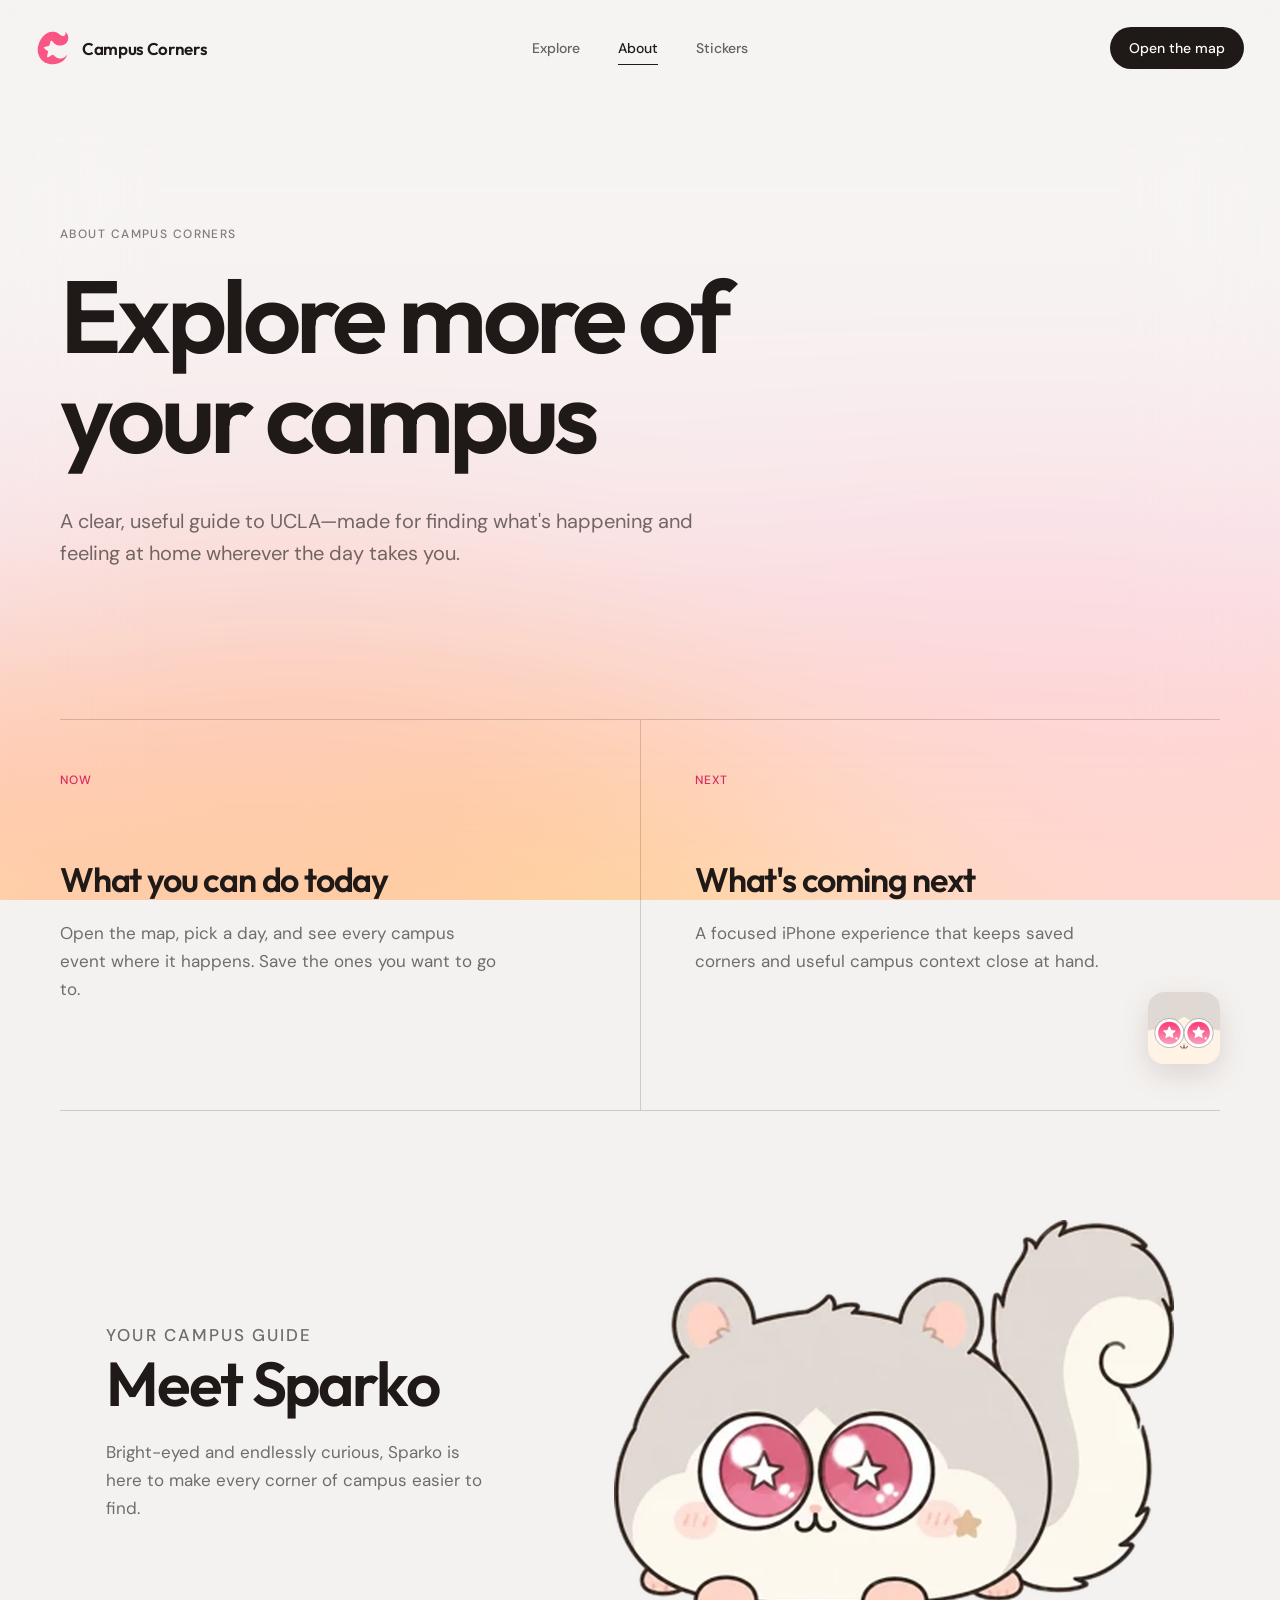
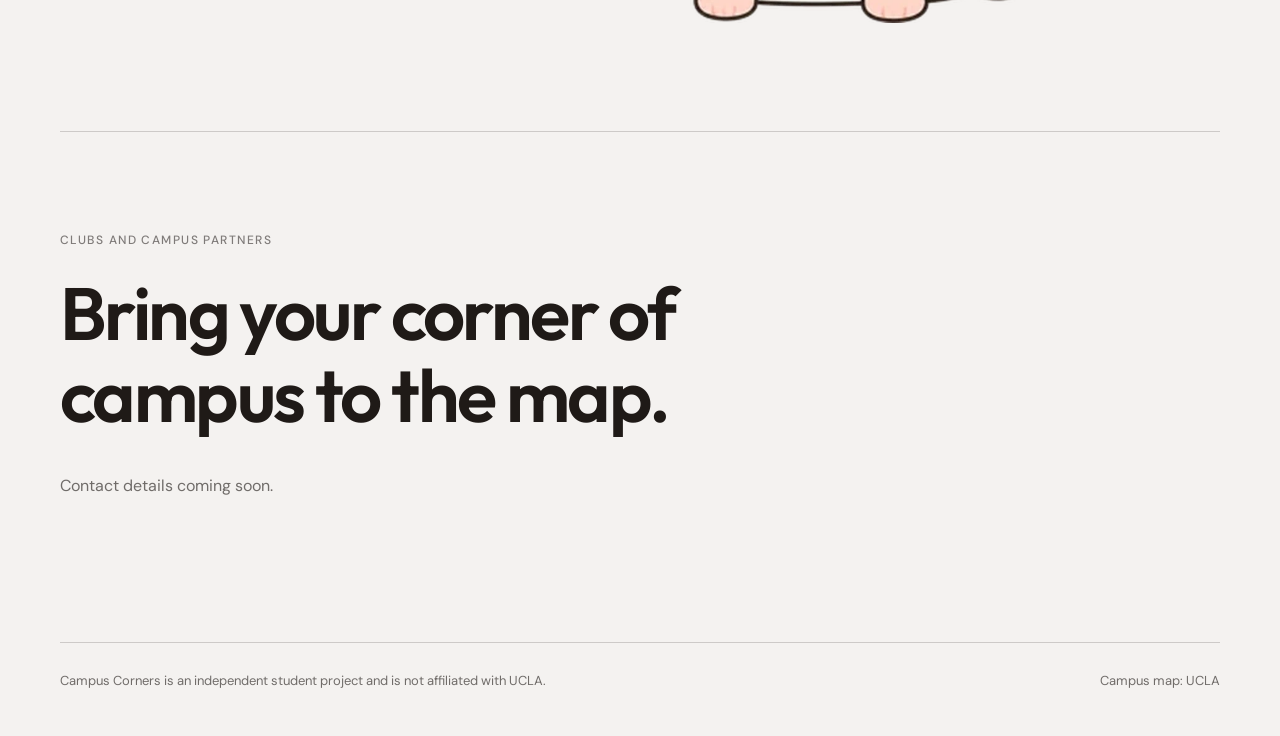
<file: about.html>
<!doctype html>
<html lang="en">
<head>
<meta charset="utf-8">
<meta name="viewport" content="width=device-width, initial-scale=1">
<title>About · Campus Corners</title>
<meta name="description" content="Campus Corners is a guide to UCLA, with Sparko the squirrel showing you around.">
<meta property="og:title" content="About · Campus Corners">
<meta property="og:description" content="Campus Corners is a guide to UCLA, with Sparko the squirrel showing you around.">
<link rel="icon" href="/favicon.ico?v=3" sizes="48x48">
<link rel="icon" href="/img/cc-icon-48.png" type="image/png" sizes="48x48">
<link rel="icon" href="/img/cc-icon-96.png" type="image/png" sizes="96x96">
<link rel="icon" href="/img/cc-icon-192.png" type="image/png" sizes="192x192">
<link rel="icon" href="/img/logo.svg?v=3" type="image/svg+xml">
<link rel="apple-touch-icon" href="/img/apple-touch-icon.png?v=3">
<link rel="manifest" href="/site.webmanifest">
<meta name="theme-color" content="#F95685">
<link rel="preconnect" href="https://fonts.googleapis.com">
<link rel="stylesheet" href="https://fonts.googleapis.com/css2?family=Allura&family=DM+Sans:wght@400;500&family=Outfit:wght@500;600&display=swap">
<link rel="stylesheet" href="css/site.css">
</head>
<body>
<div class="site-page">
<div class="sky" aria-hidden="true">
  <div class="sky-light sky-light--pink"></div>
  <div class="sky-light sky-light--peach"></div>
  <div class="sky-light sky-light--sun"></div>
</div>
<header class="site-header">
  <a class="header-brand" href="./" aria-label="Campus Corners home">
    <img src="img/logo.svg" alt="">
    <span>Campus Corners</span>
  </a>
  <nav class="site-nav" aria-label="Main navigation">
    <a href="app.html">Explore</a>
    <a href="about.html" class="is-active" aria-current="page">About</a>
    <a href="stickers.html">Stickers</a>
  </nav>
  <a class="header-action" href="app.html">Open the map</a>
</header>

  <main class="content-shell about-page">
    <section class="page-intro">
      <p class="eyebrow">About Campus Corners</p>
      <h1>Explore more of your campus</h1>
      <p>A clear, useful guide to UCLA—made for finding what's happening and feeling at home wherever the day takes you.</p>
    </section>

    <section class="about-columns" aria-label="Product roadmap">
      <article>
        <span class="section-index">Now</span>
        <h2>What you can do today</h2>
        <p>Open the map, pick a day, and see every campus event where it happens. Save the ones you want to go to.</p>
      </article>
      <article>
        <span class="section-index">Next</span>
        <h2>What's coming next</h2>
        <p>A focused iPhone experience that keeps saved corners and useful campus context close at hand.</p>
        <img class="app-icon" src="img/app-icon.svg" width="72" height="72" alt="Campus Corners app icon: Sparko's star eyes">
      </article>
    </section>

    <section class="sparko-section">
      <div class="sparko-copy">
        <p class="eyebrow">Your campus guide</p>
        <h2>Meet Sparko</h2>
        <p>Bright-eyed and endlessly curious, Sparko is here to make every corner of campus easier to find.</p>
      </div>
      <img src="img/sparko.webp" width="900" height="648" alt="Sparko the squirrel">
    </section>

    <section class="contact-section">
      <p class="eyebrow">Clubs and campus partners</p>
      <h2>Bring your corner of campus to the map.</h2>
      <!-- TODO: put the team's real contact address here, as <a href="mailto:...">address <svg viewBox="0 0 24 24" aria-hidden="true"><path d="M5 12H19M14 7L19 12L14 17"/></svg></a> -->
      <p class="contact-pending">Contact details coming soon.</p>
    </section>
  </main>
<footer class="site-footer">
  <span>Campus Corners is an independent student project and is not affiliated with UCLA.</span>
  <span>Campus map: UCLA</span>
</footer>
</div>
</body>
</html>
</file>
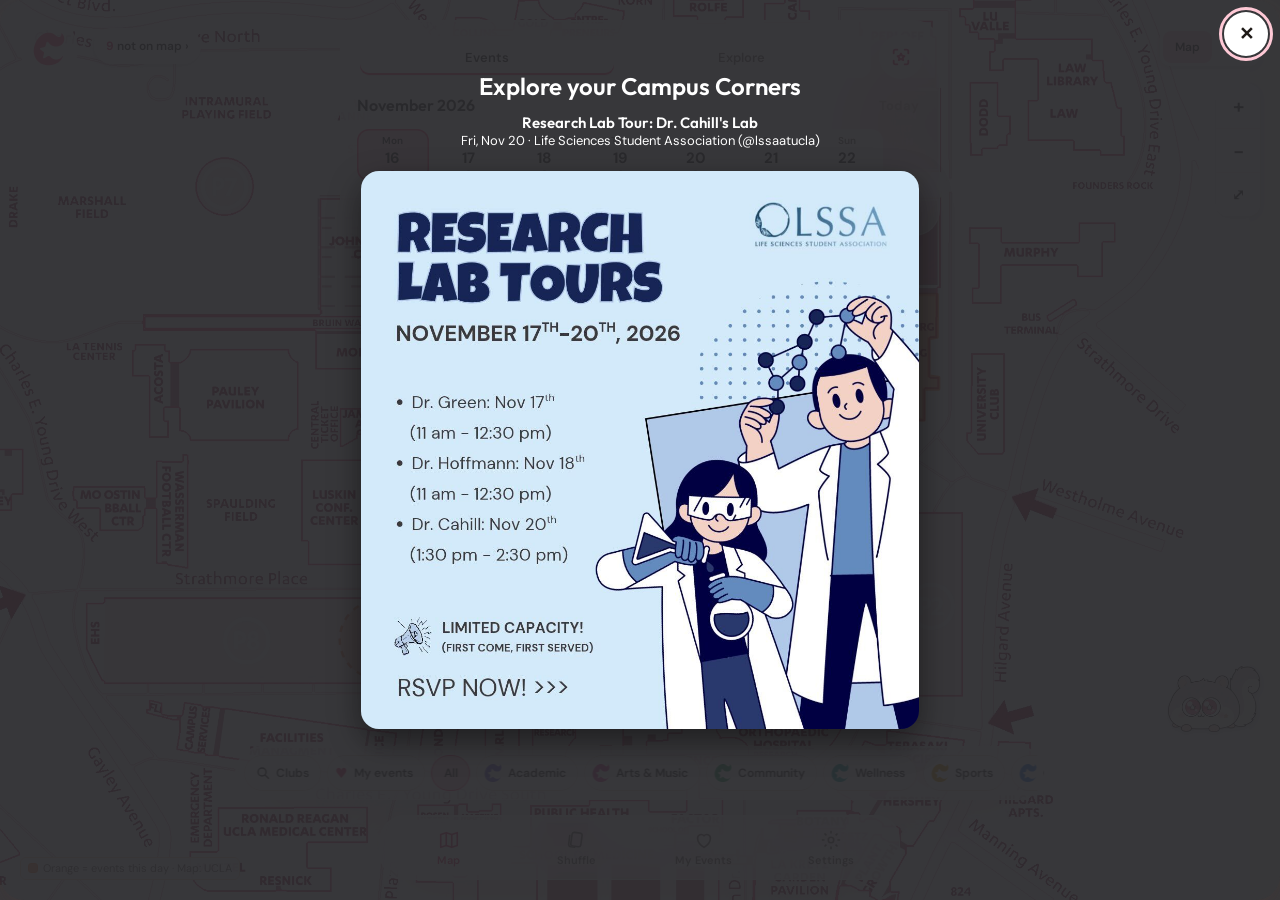
<file: app.html>
<!doctype html>
<html lang="en">
<head>
<meta charset="utf-8">
<meta name="viewport" content="width=device-width, initial-scale=1, viewport-fit=cover">
<title>Explore · Campus Corners</title>
<meta name="description" content="Every UCLA campus event on one map, day by day.">
<link rel="icon" href="/favicon.ico?v=3" sizes="48x48">
<link rel="icon" href="/img/cc-icon-48.png" type="image/png" sizes="48x48">
<link rel="icon" href="/img/cc-icon-96.png" type="image/png" sizes="96x96">
<link rel="icon" href="/img/cc-icon-192.png" type="image/png" sizes="192x192">
<link rel="icon" href="/img/logo.svg?v=3" type="image/svg+xml">
<link rel="apple-touch-icon" href="/img/apple-touch-icon.png?v=3">
<link rel="manifest" href="/site.webmanifest">
<meta name="theme-color" content="#F95685">
<link rel="preconnect" href="https://fonts.googleapis.com">
<link rel="stylesheet" href="https://fonts.googleapis.com/css2?family=DM+Sans:wght@400;500;600;700&family=Outfit:wght@500;600&display=swap">
<link rel="stylesheet" href="app/app.css?v=6e2f8c59">
<link rel="stylesheet" href="css/app-shell.css">
</head>
<body class="app-page">
<!-- Since Oct 25, 2026 the app is edited in this repo (app.html, app/). See README. -->
<main>
      <div class="app" id="app">
        <a class="homebtn homebtn--float" href="./" aria-label="Campus Corners home"><img src="img/logo.svg" alt=""></a>
        <div class="top" id="top">
          <div class="toprow">
            <a class="homebtn homebtn--row" href="./" aria-label="Campus Corners home"><img src="img/logo.svg" alt=""></a>
            <div class="modes" role="group" aria-label="Map mode">
              <button id="mEvents" aria-pressed="true">Events</button>
              <button id="mExplore" aria-pressed="false">Explore</button>
            </div>
            <button class="scanbtn" id="scanBtn" aria-label="Scan a sticker"><svg viewBox="0 0 24 24" fill="none" stroke-width="2" stroke-linecap="round" stroke-linejoin="round"><path d="M4 8V6a2 2 0 0 1 2-2h2M16 4h2a2 2 0 0 1 2 2v2M20 16v2a2 2 0 0 1-2 2h-2M8 20H6a2 2 0 0 1-2-2v-2"/><path d="M12 8.2l1.2 2.4 2.6.4-1.9 1.8.5 2.6-2.4-1.3-2.4 1.3.5-2.6-1.9-1.8 2.6-.4z"/></svg></button>
          </div>
          <div id="evHead">
            <div class="dhead"><span class="m" id="month"></span><button class="today" id="today">Today</button></div>
            <div class="week" id="week" role="group" aria-label="Choose a day" style="margin-top:8px"></div>
            <button class="recbtn" id="recBtn" aria-expanded="false" aria-controls="recs">✦ Recommended this week <span class="car">▾</span></button>
          </div>
          <div class="expl-head" id="exHead" hidden><b>4 campus corners</b> inspired our products. Tap a star.</div>
        </div>
        <div class="main">
          <div class="mapwrap" id="mapwrap">
            <svg id="map" viewBox="500 280 620 760" preserveAspectRatio="xMidYMid meet" role="img" aria-label="UCLA campus map"></svg>
            <div class="zoom" role="group" aria-label="Map zoom"><button id="zIn" aria-label="Zoom in">+</button><button id="zOut" aria-label="Zoom out">−</button><button id="zFit" aria-label="Show whole campus" style="font-size:15px">⤢</button></div>
            <div class="credit" id="credit">Map: UCLA · pinch or scroll to zoom</div>
            <div class="sparko" id="sparko">
              <img id="sparkoImg" src="app/sparko.webp" alt="Sparko, your campus guide" tabindex="0">
              <div class="bubble" id="bubble" role="status" hidden></div>
            </div>
          </div>
          <div class="panel" id="list" hidden></div>
            <div class="floatbar" id="floatbar">
              <button class="pill" id="offPill"></button>
              <div class="seg" id="viewSeg" role="group" aria-label="View"><button id="vMap" aria-pressed="true">Map</button><button id="vList" aria-pressed="false">List</button></div>
            </div>

          <div class="panel" id="shuffle" hidden></div>
          <div class="panel" id="mine" hidden></div>
          <div class="panel" id="settings" hidden></div>
          <div class="recs" id="recs" hidden></div>
          <div class="sheet" id="sheet" hidden role="dialog" aria-modal="false" aria-labelledby="sheetTitle"></div>
        </div>
        <div class="filters" id="filters" role="group" aria-label="Category filters"></div>
        <div class="scan" id="scan" hidden></div>
        <div class="celebrate" id="celebrate" hidden></div>
        <div class="splash" id="splash" role="dialog" aria-modal="true" aria-label="Welcome" hidden></div>
        <nav class="tabs" aria-label="Main">
          <button id="tMap" aria-current="true"><svg viewBox="0 0 24 24" fill="none" stroke="currentColor" stroke-width="1.8" stroke-linejoin="round"><path d="M9 4 3 6v14l6-2 6 2 6-2V4l-6 2-6-2Z"/><path d="M9 4v14M15 6v14"/></svg>Map</button>
          <button id="tShuf"><svg viewBox="0 0 24 24" fill="none" stroke="currentColor" stroke-width="1.8" stroke-linejoin="round" stroke-linecap="round"><rect x="7" y="4" width="11" height="15" rx="2.5" transform="rotate(8 12.5 11.5)"/><path d="M5.2 7.2 4 16.6a2.5 2.5 0 0 0 2.2 2.8l4.3.5"/></svg>Shuffle</button>
          <button id="tMine"><svg viewBox="0 0 24 24" fill="none" stroke="currentColor" stroke-width="1.8" stroke-linejoin="round"><path d="M12 20s-7-4.4-7-10a4 4 0 0 1 7-2.6A4 4 0 0 1 19 10c0 5.6-7 10-7 10Z"/></svg>My Events</button>
          <button id="tSet"><svg viewBox="0 0 24 24" fill="none" stroke="currentColor" stroke-width="1.8"><circle cx="12" cy="12" r="3"/><path d="M12 2v3M12 19v3M2 12h3M19 12h3M4.9 4.9l2.1 2.1M17 17l2.1 2.1M4.9 19.1 7 17M17 7l2.1-2.1"/></svg>Settings</button>
        </nav>
      </div>
</main>
<noscript><p style="padding:24px;font:16px system-ui">The campus map needs JavaScript. <a href="./">Back to Campus Corners</a></p></noscript>
<script src="app/app.js?v=ff76deed"></script>
</body>
</html>
</file>
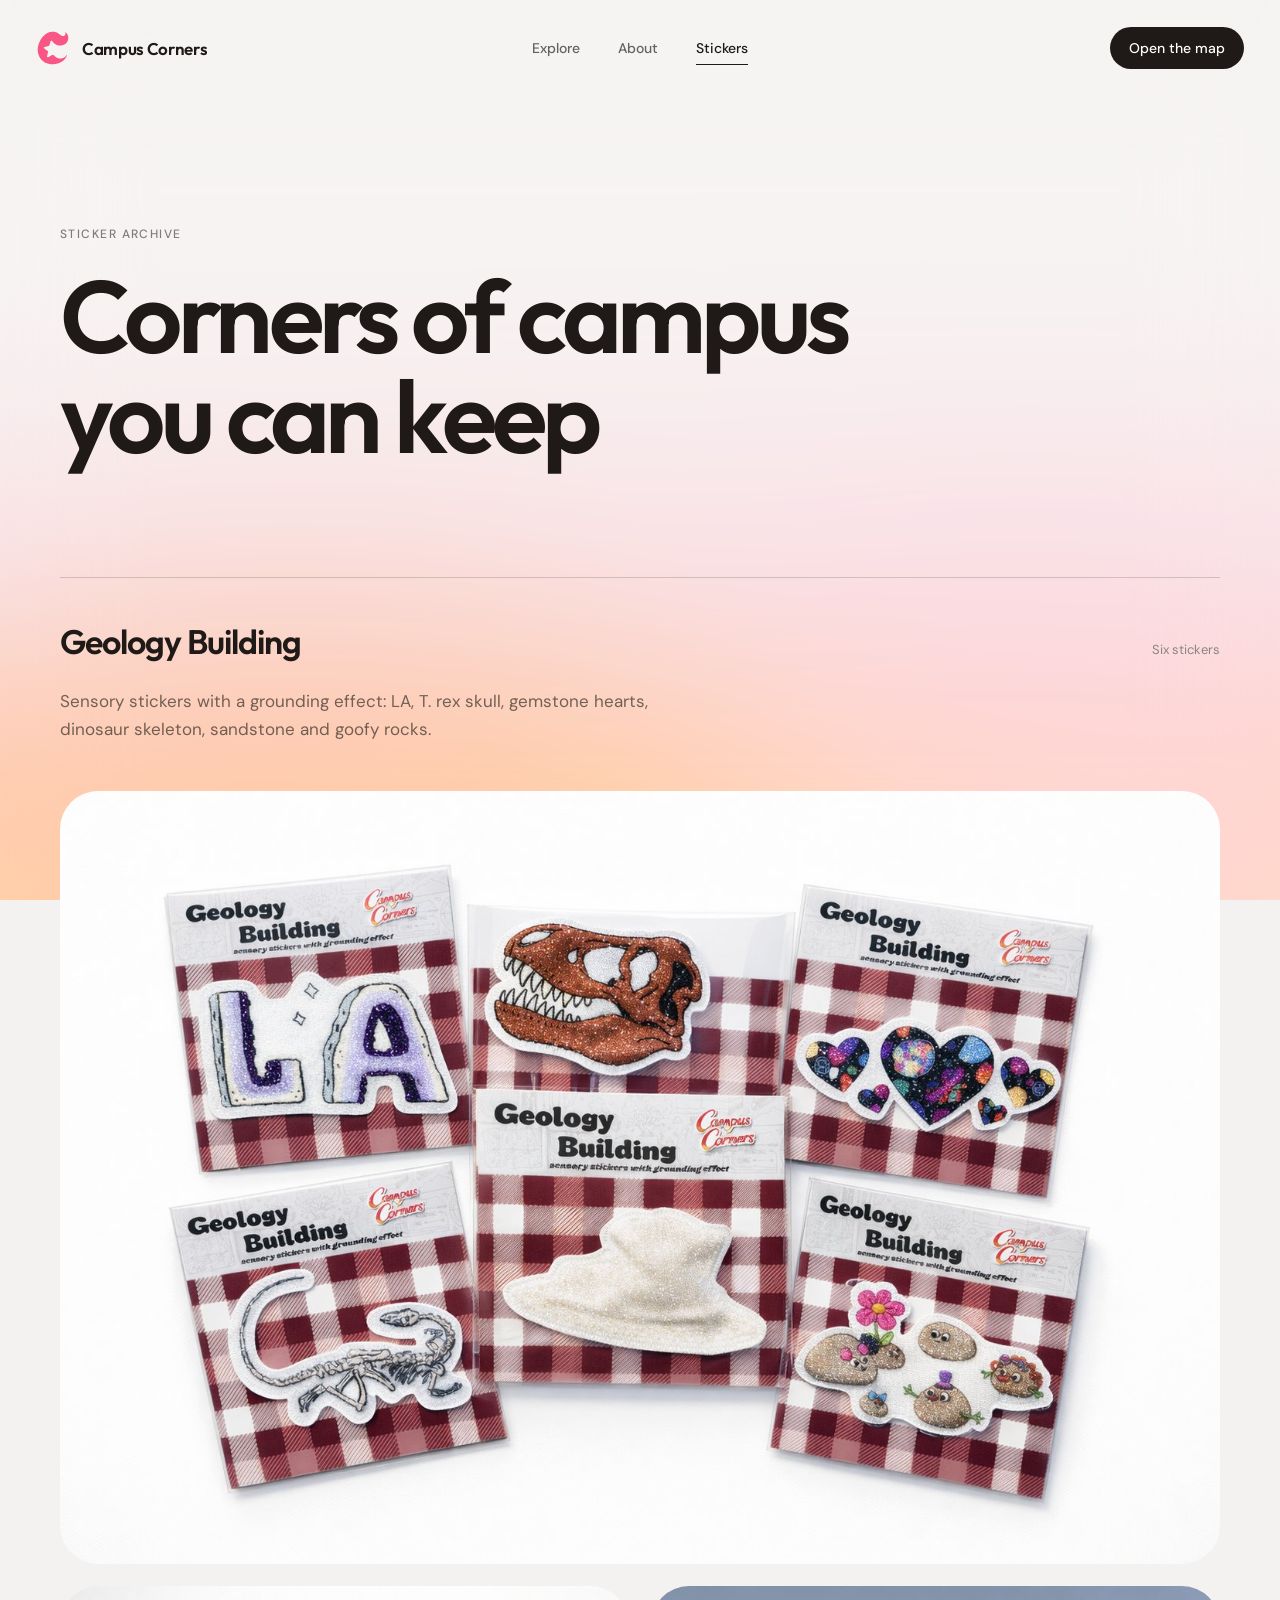
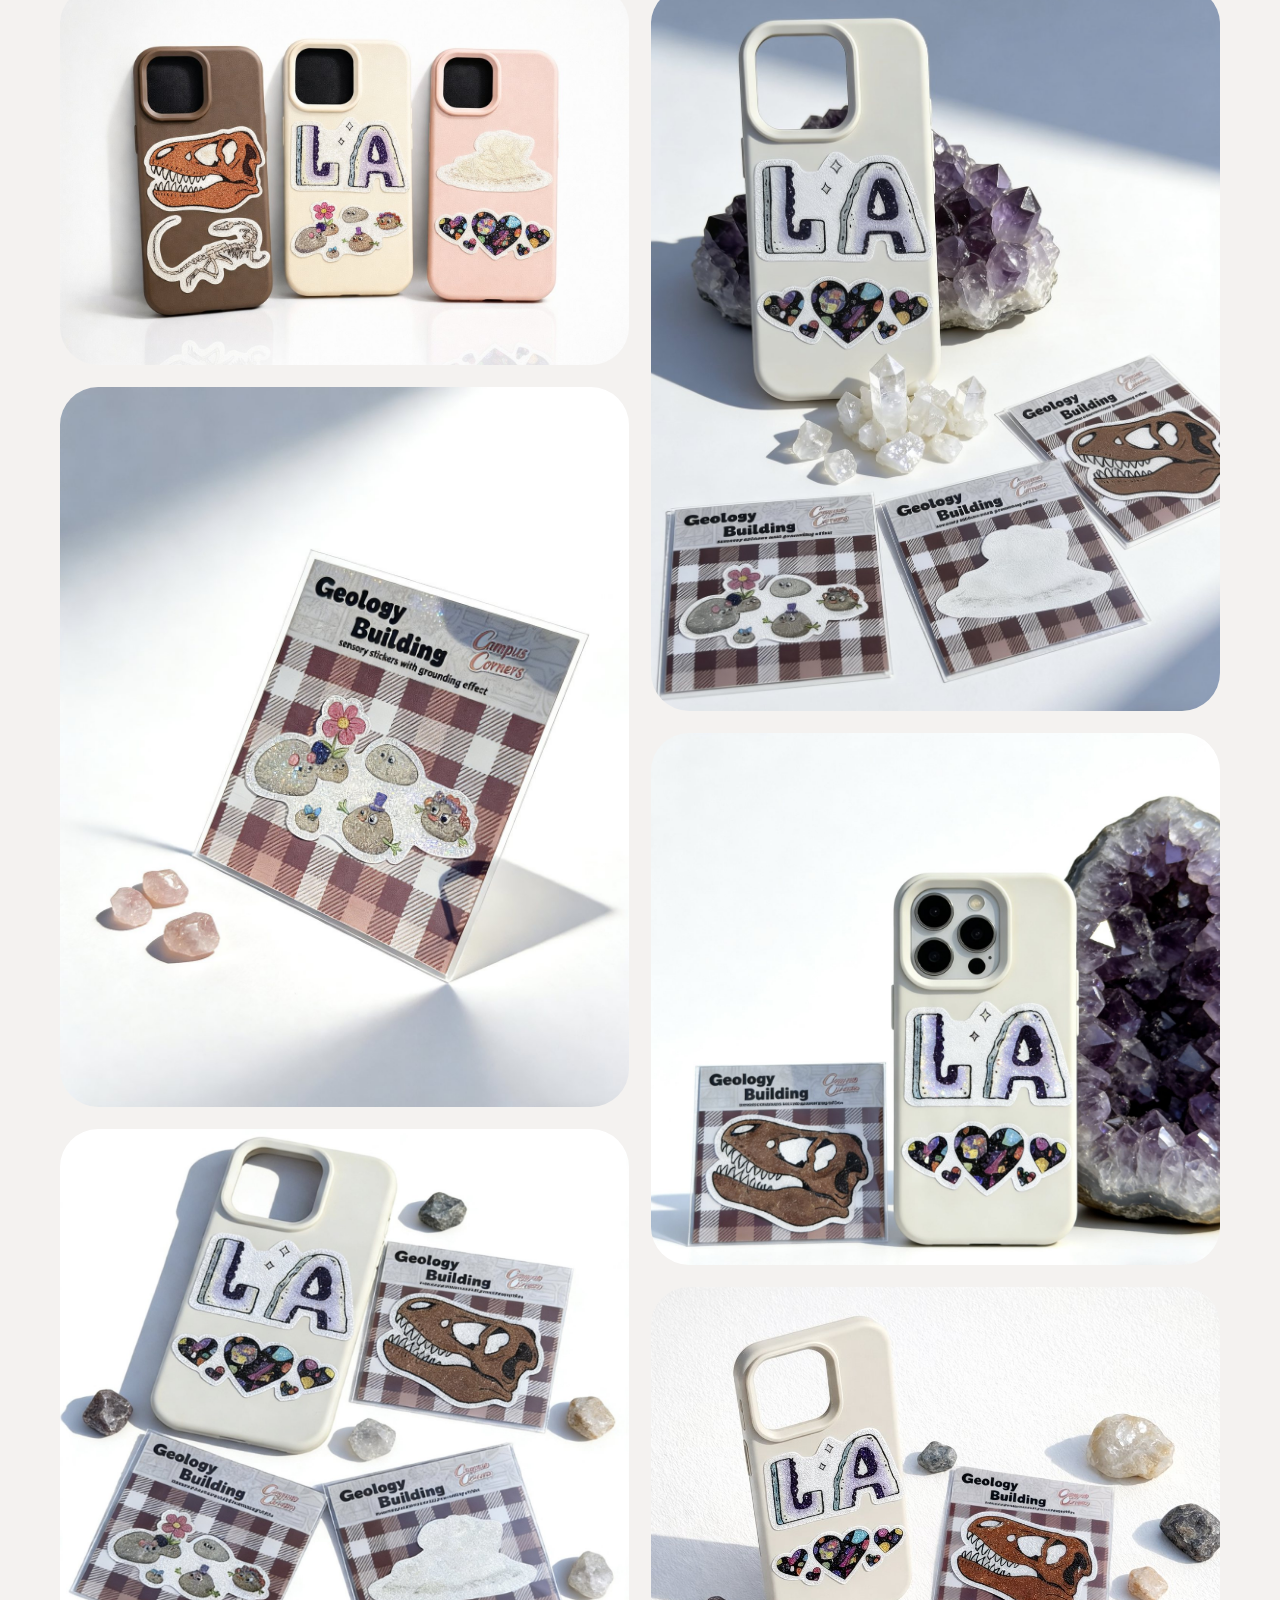
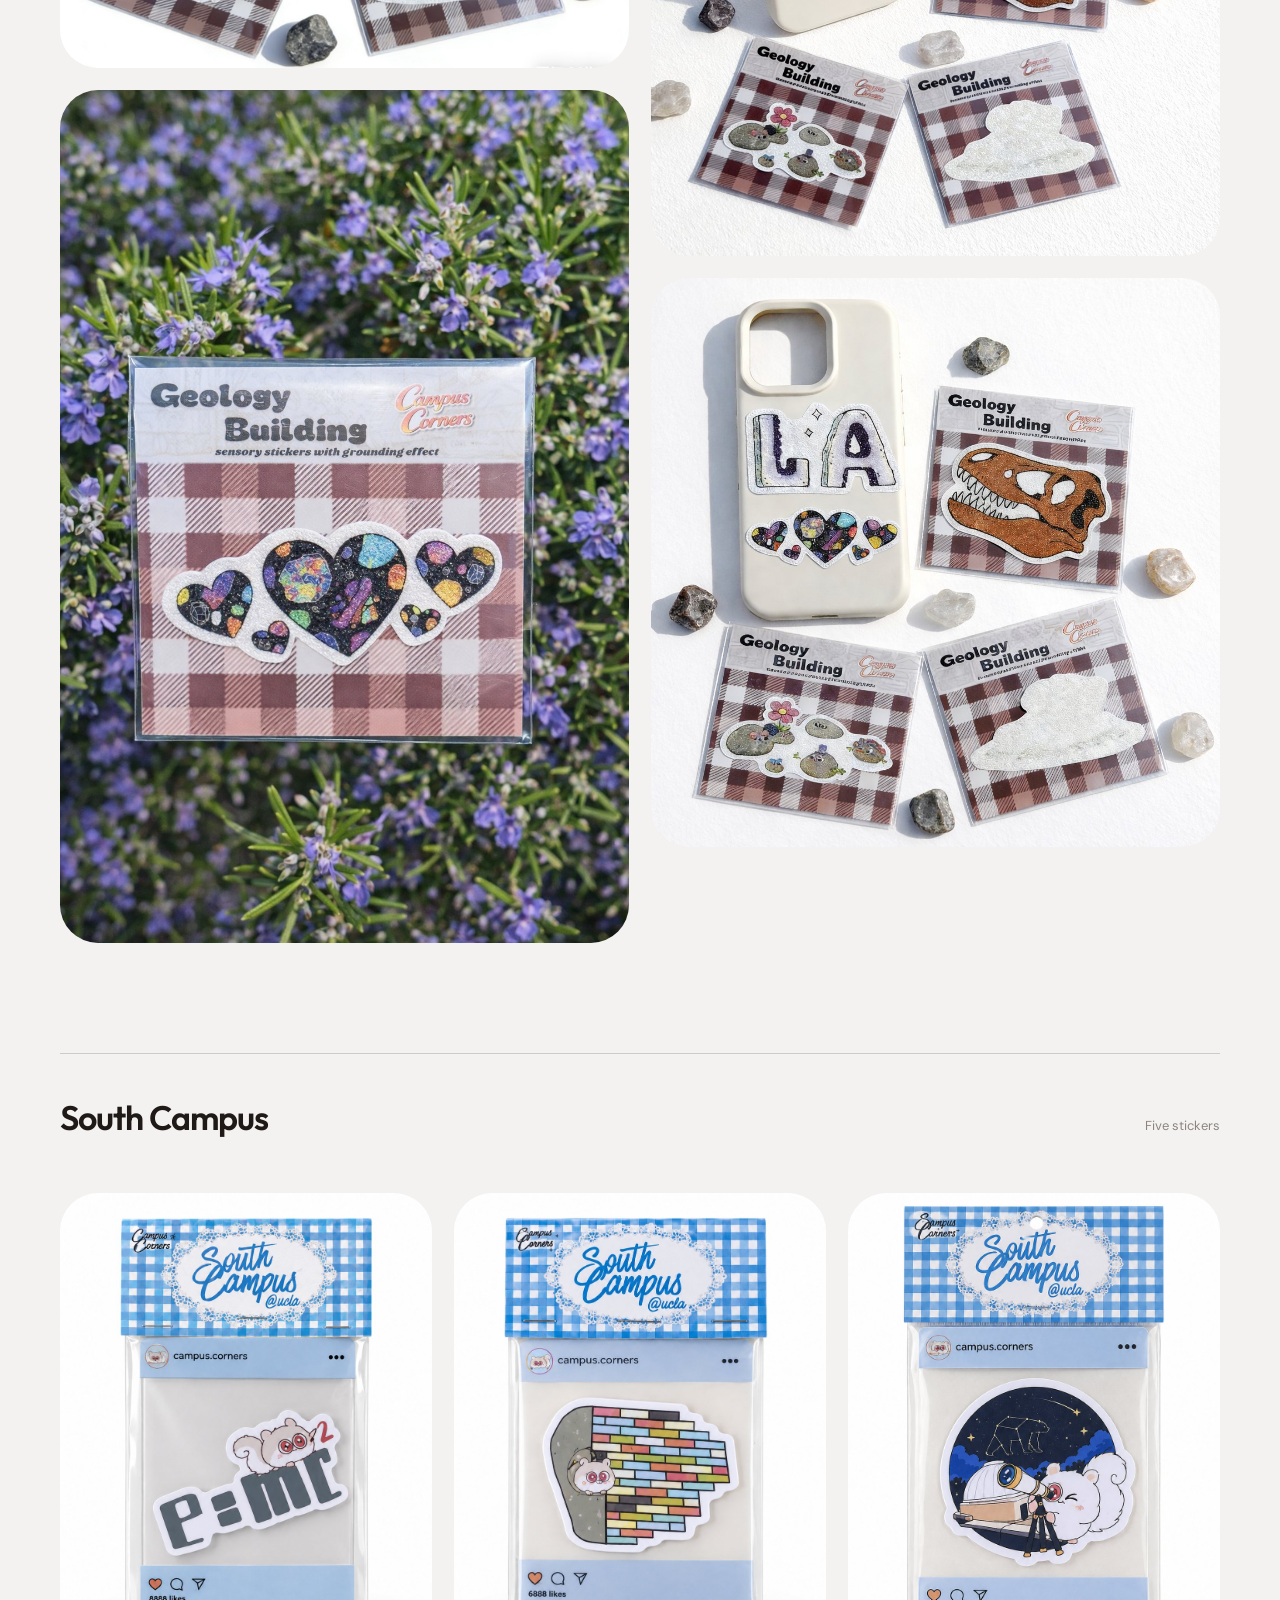
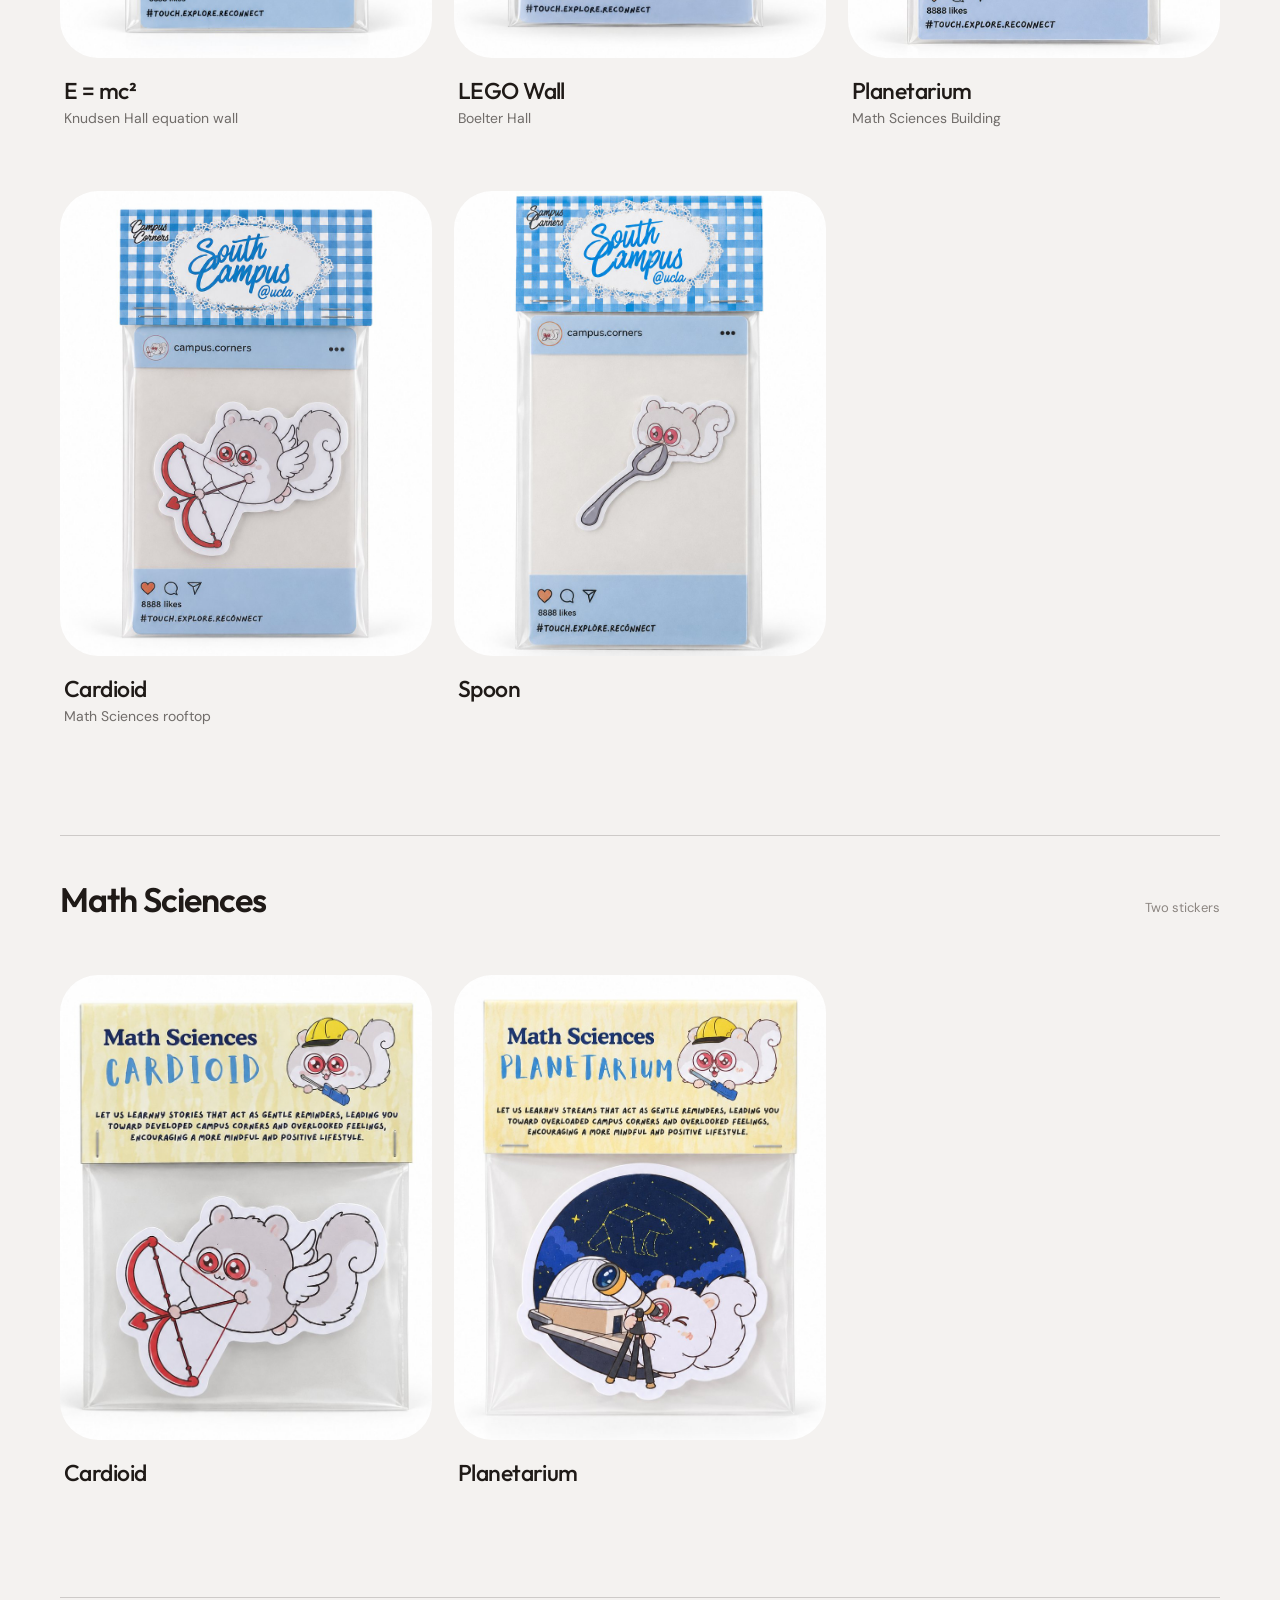
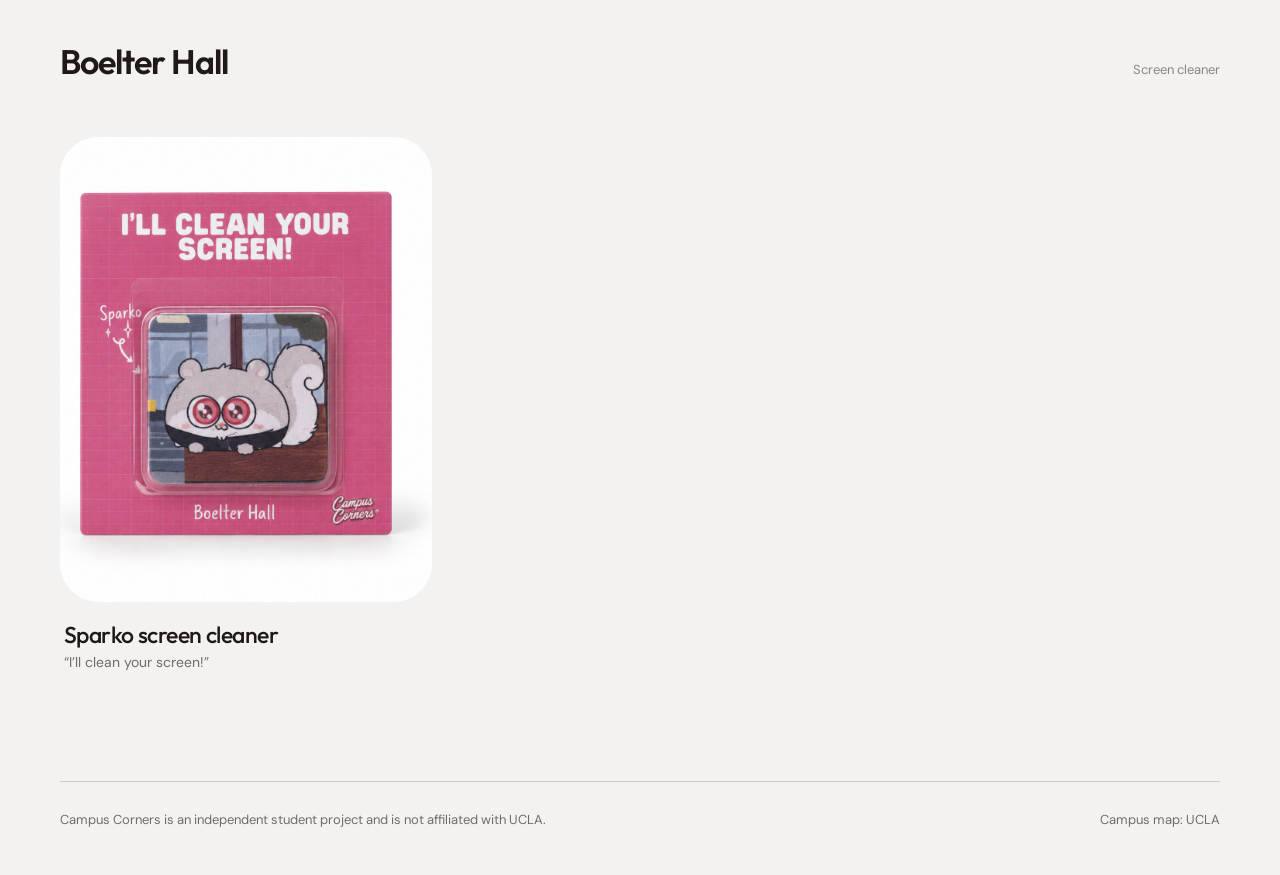
<file: stickers.html>
<!doctype html>
<html lang="en">
<head>
<meta charset="utf-8">
<meta name="viewport" content="width=device-width, initial-scale=1">
<title>Stickers · Campus Corners</title>
<meta name="description" content="Campus Corners stickers: corners of the UCLA campus you can keep.">
<meta property="og:title" content="Stickers · Campus Corners">
<meta property="og:description" content="Campus Corners stickers: corners of the UCLA campus you can keep.">
<link rel="icon" href="/favicon.ico?v=3" sizes="48x48">
<link rel="icon" href="/img/cc-icon-48.png" type="image/png" sizes="48x48">
<link rel="icon" href="/img/cc-icon-96.png" type="image/png" sizes="96x96">
<link rel="icon" href="/img/cc-icon-192.png" type="image/png" sizes="192x192">
<link rel="icon" href="/img/logo.svg?v=3" type="image/svg+xml">
<link rel="apple-touch-icon" href="/img/apple-touch-icon.png?v=3">
<link rel="manifest" href="/site.webmanifest">
<meta name="theme-color" content="#F95685">
<link rel="preconnect" href="https://fonts.googleapis.com">
<link rel="stylesheet" href="https://fonts.googleapis.com/css2?family=Allura&family=DM+Sans:wght@400;500&family=Outfit:wght@500;600&display=swap">
<link rel="stylesheet" href="css/site.css">
</head>
<body>
<div class="site-page">
<div class="sky" aria-hidden="true">
  <div class="sky-light sky-light--pink"></div>
  <div class="sky-light sky-light--peach"></div>
  <div class="sky-light sky-light--sun"></div>
</div>
<header class="site-header">
  <a class="header-brand" href="./" aria-label="Campus Corners home">
    <img src="img/logo.svg" alt="">
    <span>Campus Corners</span>
  </a>
  <nav class="site-nav" aria-label="Main navigation">
    <a href="app.html">Explore</a>
    <a href="about.html">About</a>
    <a href="stickers.html" class="is-active" aria-current="page">Stickers</a>
  </nav>
  <a class="header-action" href="app.html">Open the map</a>
</header>

  <main class="content-shell stickers-page">
    <section class="page-intro sticker-intro">
      <p class="eyebrow">Sticker archive</p>
      <h1>Corners of campus you can keep</h1>
    </section>

    <section class="sticker-series" aria-labelledby="s-geology">
      <div class="series-heading">
        <h2 id="s-geology">Geology Building</h2>
        <span>Six stickers</span>
      </div>
      <p class="series-note">Sensory stickers with a grounding effect: LA, T. rex skull, gemstone hearts, dinosaur skeleton, sandstone and goofy rocks.</p>
      <img class="photo photo--wide" src="img/products/geology-packs.jpg" width="1500" height="1000" alt="The six Geology Building sticker packs on red gingham cards: LA, T. rex skull, gemstone hearts, dinosaur skeleton, sandstone and goofy rocks">
      <div class="photo-wall">
        <img class="photo" src="img/products/geology-phone-cases.jpg" width="1500" height="1000" loading="lazy" alt="Three phone cases decorated with the T. rex skull, dinosaur skeleton, LA, goofy rocks, sandstone and gemstone hearts stickers">
        <img class="photo" src="img/products/geology-goofy-rocks.jpg" width="1186" height="1500" loading="lazy" alt="The goofy rocks sticker pack standing beside two pieces of rose quartz">
        <img class="photo" src="img/products/geology-flatlay-1.jpg" width="1500" height="1420" loading="lazy" alt="A cream phone case with the LA and gemstone hearts stickers, next to three sticker packs and small stones">
        <img class="photo" src="img/products/geology-hearts.jpg" width="1000" height="1500" loading="lazy" alt="The gemstone hearts sticker pack resting on flowering rosemary">
        <img class="photo" src="img/products/geology-amethyst-1.jpg" width="1177" height="1500" loading="lazy" alt="A phone case with LA and hearts stickers leaning on an amethyst, with three sticker packs in front">
        <img class="photo" src="img/products/geology-amethyst-2.jpg" width="1500" height="1402" loading="lazy" alt="A phone with the LA and hearts stickers beside the T. rex skull pack and a large amethyst">
        <img class="photo" src="img/products/geology-flatlay-2.jpg" width="1024" height="1024" loading="lazy" alt="A phone case with LA and hearts stickers among three sticker packs and scattered stones">
        <img class="photo" src="img/products/geology-flatlay-3.jpg" width="1024" height="1024" loading="lazy" alt="A phone case with LA and hearts stickers beside the T. rex skull, goofy rocks and sandstone packs">
      </div>
    </section>

    <section class="sticker-series" aria-labelledby="s-south">
      <div class="series-heading">
        <h2 id="s-south">South Campus</h2>
        <span>Five stickers</span>
      </div>
      <div class="sticker-grid sticker-grid--three">
        <figure class="sticker-tile">
          <img class="photo photo--pack" src="img/products/south-campus-emc2.jpg" width="960" height="1200" loading="lazy" alt="South Campus sticker pack: Sparko sitting on the equation e = mc²">
          <figcaption>E = mc²<small>Knudsen Hall equation wall</small></figcaption>
        </figure>
        <figure class="sticker-tile">
          <img class="photo photo--pack" src="img/products/south-campus-lego-wall.jpg" width="960" height="1200" loading="lazy" alt="South Campus sticker pack: Sparko peeking out of a wall of colourful bricks">
          <figcaption>LEGO Wall<small>Boelter Hall</small></figcaption>
        </figure>
        <figure class="sticker-tile">
          <img class="photo photo--pack" src="img/products/south-campus-planetarium.jpg" width="960" height="1200" loading="lazy" alt="South Campus sticker pack: Sparko looking through a telescope under a night sky">
          <figcaption>Planetarium<small>Math Sciences Building</small></figcaption>
        </figure>
        <figure class="sticker-tile">
          <img class="photo photo--pack" src="img/products/south-campus-cardioid.jpg" width="960" height="1200" loading="lazy" alt="South Campus sticker pack: Sparko with wings and a heart-tipped bow and arrow">
          <figcaption>Cardioid<small>Math Sciences rooftop</small></figcaption>
        </figure>
        <figure class="sticker-tile">
          <img class="photo photo--pack" src="img/products/south-campus-spoon.jpg" width="960" height="1200" loading="lazy" alt="South Campus sticker pack: Sparko riding a spoon">
          <figcaption>Spoon</figcaption>
        </figure>
      </div>
    </section>

    <section class="sticker-series" aria-labelledby="s-math">
      <div class="series-heading">
        <h2 id="s-math">Math Sciences</h2>
        <span>Two stickers</span>
      </div>
      <div class="sticker-grid sticker-grid--three">
        <figure class="sticker-tile">
          <img class="photo photo--pack" src="img/products/math-sciences-cardioid.jpg" width="960" height="1200" loading="lazy" alt="Math Sciences sticker pack with a yellow header: Sparko with wings and a bow and arrow">
          <figcaption>Cardioid</figcaption>
        </figure>
        <figure class="sticker-tile">
          <img class="photo photo--pack" src="img/products/math-sciences-planetarium.jpg" width="960" height="1200" loading="lazy" alt="Math Sciences sticker pack with a yellow header: Sparko at a telescope under the stars">
          <figcaption>Planetarium</figcaption>
        </figure>
      </div>
    </section>

    <section class="sticker-series" aria-labelledby="s-boelter">
      <div class="series-heading">
        <h2 id="s-boelter">Boelter Hall</h2>
        <span>Screen cleaner</span>
      </div>
      <div class="sticker-grid sticker-grid--three">
        <figure class="sticker-tile">
          <img class="photo photo--pack" src="img/products/boelter-screen-cleaner.jpg" width="960" height="1200" loading="lazy" alt="A pink card holding a square screen cleaner with Sparko looking over a desk, labelled Boelter Hall">
          <figcaption>Sparko screen cleaner<small>“I’ll clean your screen!”</small></figcaption>
        </figure>
      </div>
    </section>
  </main>
<footer class="site-footer">
  <span>Campus Corners is an independent student project and is not affiliated with UCLA.</span>
  <span>Campus map: UCLA</span>
</footer>
</div>
</body>
</html>
</file>
<file: css/site.css>
/* Campus Corners website: home, About and Stickers.
   Look and values come from the Figma Make file "Four-Page Campus Website".
   (The app page has its own styles: app/app.css + css/app-shell.css.) */
:root {
  --pink: #f9437d;
  --deep-pink: #dc2861;
  --light-pink: #ffc9d6;
  --orange: #ff9e6b;
  --peach: #ffd2b8;
  --yellow: #ffd76a;
  --light-yellow: #fff1c9;
  --pale: #f4f2f0;
  --surface: #e3dfdb;
  --secondary: #8b8580;
  --ink: #1f1a17;
  --white: #ffffff;
  font-family: "DM Sans", sans-serif;
  color: var(--ink);
  background: var(--pale);
  font-synthesis: none;
  color-scheme: light;
}

* { box-sizing: border-box; }

html, body { min-width: 320px; min-height: 100%; margin: 0; }
body { font-size: 16px; font-weight: 400; background: var(--pale); color: var(--ink); }
button, a { font: inherit; }
a { color: inherit; }
img { max-width: 100%; }
button:focus-visible, a:focus-visible { outline: 2px solid var(--deep-pink); outline-offset: 4px; }

/* ---------- sunset sky ---------- */
.sky {
  position: fixed; z-index: 0; inset: 0; overflow: hidden; pointer-events: none;
  background: linear-gradient(180deg, #f4f2f0 0%, #f6f1f1 32%, #f8dfe4 66%, #ffd4bd 86%, #ffe5a6 115%);
}
.sky::after { content: ""; position: absolute; inset: 0; background: rgba(255, 255, 255, 0.15); backdrop-filter: blur(60px); }
.sky-light { position: absolute; border-radius: 50%; filter: blur(110px); opacity: 0.58; }
.sky-light--pink { right: -12vw; bottom: -20vh; width: 64vw; height: 58vh; background: var(--light-pink); }
.sky-light--peach { bottom: -24vh; left: -12vw; width: 70vw; height: 58vh; background: var(--orange); opacity: 0.38; }
.sky-light--sun { bottom: -38vh; left: 32vw; width: 46vw; height: 48vh; background: var(--yellow); opacity: 0.45; }

.site-page { position: relative; min-height: 100vh; overflow: hidden; }

/* ---------- header ---------- */
.site-header {
  position: relative; z-index: 10; width: min(1380px, calc(100% - 72px)); height: 96px; margin: 0 auto;
  display: grid; grid-template-columns: 1fr auto 1fr; align-items: center;
}
.header-brand {
  display: inline-flex; align-items: center; justify-self: start; gap: 12px;
  font-family: "Outfit", sans-serif; font-size: 17px; font-weight: 600; letter-spacing: -0.02em; text-decoration: none;
}
.header-brand img { width: 34px; height: 34px; object-fit: contain; }
.site-nav { display: flex; align-items: center; gap: 38px; }
.site-nav a { position: relative; color: rgba(31, 26, 23, 0.68); font-size: 14px; font-weight: 500; text-decoration: none; transition: color 180ms ease; }
.site-nav a:hover, .site-nav a.is-active { color: var(--ink); }
.site-nav a.is-active::after { content: ""; position: absolute; right: 0; bottom: -8px; left: 0; height: 1px; background: var(--ink); }
.header-action {
  justify-self: end; padding: 12px 19px; border-radius: 999px; color: var(--white); background: var(--ink);
  font-size: 14px; font-weight: 500; text-decoration: none; transition: transform 180ms ease, background 180ms ease;
}
.header-action:hover { background: var(--deep-pink); transform: translateY(-1px); }
.site-header-actions { justify-self: end; display: flex; align-items: center; gap: 10px; }
.site-header-actions .header-action { justify-self: auto; }
.header-account {
  min-height: 44px; padding: 7px 13px; display: inline-flex; align-items: center; justify-content: center; gap: 8px;
  border: 1px solid rgba(31,26,23,.16); border-radius: 999px; background: rgba(255,255,255,.48); color: var(--ink);
  font-size: 14px; font-weight: 600; text-decoration: none; box-shadow: 0 8px 22px rgba(101,57,49,.08); transition: background 180ms ease, transform 180ms ease;
}
.header-account:hover { background: rgba(255,255,255,.75); transform: translateY(-1px); }
.header-account svg { width: 19px; height: 19px; fill: none; stroke: currentColor; stroke-width: 1.8; stroke-linecap: round; stroke-linejoin: round; }
.site-account-pending { display: block; width: 18px; height: 18px; border: 2px solid rgba(31,26,23,.14); border-top-color: rgba(31,26,23,.5); border-radius: 50%; animation: site-account-spin .9s linear infinite; }
.header-account.is-error { border-color: rgba(220,40,97,.3); color: var(--deep-pink); }
.site-account-avatar { position: relative; width: 28px; height: 28px; flex: none; overflow: visible; border-radius: 50%; background: #f5eee9; }
.site-account-avatar img { display: block; width: 100%; height: 100%; border-radius: inherit; object-fit: cover; }
.site-account-avatar.is-ucla-verified { outline: 3px solid #2774AE; box-shadow: 0 0 0 5px #FFD100; }
.site-account-star { position: absolute; right: -5px; bottom: -4px; display: grid; width: 13px; height: 13px; place-items: center; border: 1px solid #fff; border-radius: 50%; background: #FFD100; color: #2774AE; font-size: 8px; line-height: 1; }
.site-account-name { max-width: 130px; overflow: hidden; text-overflow: ellipsis; white-space: nowrap; }
.site-account-retry { font-size: 13px; }
@keyframes site-account-spin { to { transform: rotate(360deg); } }

.content-shell { position: relative; z-index: 1; width: min(1160px, calc(100% - 72px)); margin: 0 auto; }

/* ---------- home ---------- */
.home-page { position: relative; height: 100dvh; min-height: 600px; overflow: hidden; }
.home-page.is-opening .sky { animation: daybreak 3s cubic-bezier(0.3, 0, 0.25, 1) both; }
@keyframes daybreak {
  0% { filter: brightness(0.55) saturate(0.45) hue-rotate(15deg); }
  45% { filter: brightness(0.76) saturate(0.66) hue-rotate(8deg); }
  100% { filter: brightness(1) saturate(1) hue-rotate(0); }
}
.home-hero {
  position: relative; z-index: 2; width: min(790px, calc(100% - 40px)); height: calc(100dvh - 96px); min-height: 504px;
  margin: 0 auto; padding-bottom: 4vh; display: flex; flex-direction: column; align-items: center; justify-content: center; text-align: center;
}
.hero-wordmark { width: min(650px, 88vw); margin-bottom: -8px; transform-origin: 50% 70%; }
.glass-wordmark { width: 100%; }
.glass-wordmark svg { display: block; width: 100%; height: auto; overflow: visible; }
.glass-wordmark text { font-family: "Allura", cursive; font-size: 122px; font-weight: 400; }
.wordmark-rim { fill: transparent; stroke: rgba(145, 78, 94, 0.46); stroke-width: 4px; stroke-linejoin: round; }
.wordmark-fill { fill: url("#wordmarkGlass"); stroke: rgba(255, 255, 255, 0.68); stroke-width: 2px; paint-order: stroke fill; }
.wordmark-highlight { fill: transparent; stroke: rgba(255, 255, 255, 0.8); stroke-width: 1.2px; opacity: 0.85; }
.home-page.is-opening .glass-wordmark text {
  stroke-dasharray: 1800; stroke-dashoffset: 1800; fill-opacity: 0; animation: write-wordmark 2.05s 0.15s ease-in-out forwards;
}
.home-page.is-opening .hero-wordmark { animation: settle-wordmark 2.8s 0.1s cubic-bezier(0.22, 0.75, 0.2, 1) both; }
@keyframes write-wordmark {
  0% { stroke-dashoffset: 1800; fill-opacity: 0; }
  72% { fill-opacity: 0.08; }
  100% { stroke-dashoffset: 0; fill-opacity: 1; }
}
@keyframes settle-wordmark {
  0%, 73% { transform: translateY(105px) scale(1.25); }
  100% { transform: translateY(0) scale(1); }
}
.hero-copy h1, .page-intro h1 {
  margin: 0; font-family: "Outfit", sans-serif; font-size: clamp(56px, 6vw, 76px); font-weight: 600; letter-spacing: -0.045em; line-height: 0.98;
}
.hero-copy p { margin: 22px 0 0; color: rgba(31, 26, 23, 0.62); font-size: 18px; line-height: 1.5; }
.home-page.is-opening .hero-copy, .home-page.is-opening .action-wrap { opacity: 0; animation: reveal-hero 0.9s 2.45s ease forwards; }
.home-page.is-opening .action-wrap { animation-delay: 2.68s; }
@keyframes reveal-hero {
  from { opacity: 0; transform: translateY(14px); }
  to { opacity: 1; transform: translateY(0); }
}
.action-wrap { position: relative; width: min(680px, 92vw); margin-top: 92px; }
.action-sparko { position: absolute; z-index: 0; top: -94px; right: 80px; width: 168px; height: auto; object-fit: contain; }
.glass-action, .glass-panel {
  border: 1px solid rgba(255, 255, 255, 0.72); background: rgba(255, 255, 255, 0.42);
  box-shadow: 0 20px 60px rgba(101, 57, 49, 0.12), inset 0 1px 0 rgba(255, 255, 255, 0.78);
  backdrop-filter: blur(24px) saturate(1.15); -webkit-backdrop-filter: blur(24px) saturate(1.15);
}
.glass-action {
  position: relative; z-index: 1; min-height: 102px; padding: 18px 20px 18px 30px; display: flex; align-items: center; justify-content: space-between;
  border-radius: 34px; text-align: left; text-decoration: none; transition: transform 220ms ease, background 220ms ease;
}
.glass-action:hover { background: rgba(255, 255, 255, 0.56); transform: translateY(-2px); }
.action-label { display: flex; flex-direction: column; gap: 5px; }
.action-label > span { color: rgba(31, 26, 23, 0.56); font-size: 13px; font-weight: 500; letter-spacing: 0.02em; }
.action-label strong { font-family: "Outfit", sans-serif; font-size: 21px; font-weight: 500; letter-spacing: -0.02em; }
.action-arrow { flex: none; width: 62px; height: 62px; display: grid; place-items: center; border-radius: 50%; color: var(--white); background: var(--deep-pink); }
.action-arrow svg, .contact-section svg { stroke: currentColor; stroke-width: 1.8; stroke-linecap: round; stroke-linejoin: round; fill: none; }
.action-arrow svg { width: 26px; transition: transform 180ms ease; }
.glass-action:hover .action-arrow svg { transform: translateX(3px); }

/* ---------- About and Stickers ---------- */
.eyebrow { margin: 0 0 24px; color: rgba(31, 26, 23, 0.55); font-size: 12px; font-weight: 500; letter-spacing: 0.12em; text-transform: uppercase; }
.page-intro { max-width: 900px; padding: 130px 0 150px; }
.page-intro h1 { max-width: 820px; font-size: clamp(62px, 8vw, 104px); }
.page-intro > p:last-child { max-width: 650px; margin: 38px 0 0; color: rgba(31, 26, 23, 0.62); font-size: 20px; line-height: 1.62; }
.about-columns { display: grid; grid-template-columns: repeat(2, 1fr); border-top: 1px solid rgba(31, 26, 23, 0.18); border-bottom: 1px solid rgba(31, 26, 23, 0.18); }
.about-columns article { position: relative; min-height: 390px; padding: 48px 54px 56px 0; }
.about-columns article + article { padding-right: 0; padding-left: 54px; border-left: 1px solid rgba(31, 26, 23, 0.18); }
.section-index { color: var(--deep-pink); font-size: 12px; font-weight: 500; letter-spacing: 0.08em; text-transform: uppercase; }
.about-columns h2, .sparko-section h2, .contact-section h2 {
  margin: 72px 0 20px; font-family: "Outfit", sans-serif; font-size: 34px; font-weight: 600; letter-spacing: -0.035em; line-height: 1.1;
}
.about-columns p, .sparko-section p { max-width: 440px; margin: 0; color: rgba(31, 26, 23, 0.62); font-size: 17px; line-height: 1.65; }
.app-icon { position: absolute; right: 0; bottom: 46px; width: 72px; height: 72px; border-radius: 22.5%; box-shadow: 0 10px 30px rgba(101, 57, 49, 0.16); }
.sparko-section { min-height: 620px; padding: 100px 4%; display: grid; grid-template-columns: 0.8fr 1.2fr; align-items: center; gap: 8%; }
.sparko-section h2 { margin-top: 0; font-size: 62px; }
.sparko-section img { width: 100%; max-width: 560px; height: auto; justify-self: end; }
.contact-section { padding: 100px 0 130px; border-top: 1px solid rgba(31, 26, 23, 0.18); }
.contact-section h2 { max-width: 720px; margin: 0 0 40px; font-size: clamp(44px, 6vw, 74px); }
.contact-section a { display: inline-flex; align-items: center; gap: 10px; color: var(--deep-pink); font-weight: 500; text-decoration: none; }
.contact-section svg { width: 20px; }
.contact-pending { color: rgba(31, 26, 23, 0.62); }

.sticker-intro { padding-bottom: 110px; }
.sticker-series { padding: 42px 0 110px; border-top: 1px solid rgba(31, 26, 23, 0.18); }
.series-heading { margin-bottom: 54px; display: flex; align-items: baseline; justify-content: space-between; gap: 16px; }
.series-heading h2 { margin: 0; font-family: "Outfit", sans-serif; font-size: 34px; font-weight: 600; letter-spacing: -0.03em; }
.series-heading span { color: var(--secondary); font-size: 13px; white-space: nowrap; }
.series-note { max-width: 650px; margin: -30px 0 48px; color: rgba(31, 26, 23, 0.62); font-size: 17px; line-height: 1.65; }
.sticker-grid { display: grid; grid-template-columns: repeat(2, 1fr); gap: 64px 22px; }
.sticker-grid--three { grid-template-columns: repeat(3, 1fr); }
.sticker-tile { margin: 0; min-width: 0; }
.sticker-tile h3, .sticker-tile figcaption {
  margin: 18px 4px 0; font-family: "Outfit", sans-serif; font-size: 23px; font-weight: 500; letter-spacing: -0.025em;
}
.sticker-tile small { display: block; margin-top: 4px; font-family: "DM Sans", sans-serif; font-size: 14px; font-weight: 400; letter-spacing: 0; color: rgba(31, 26, 23, 0.62); }
.photo { display: block; width: 100%; height: auto; border-radius: 38px; background: rgba(227, 223, 219, 0.58); }
.photo--pack { aspect-ratio: 4 / 5; object-fit: cover; }
.photo--wide { aspect-ratio: 3 / 2; object-fit: cover; }
/* mixed-shape photos, two columns that balance themselves */
.photo-wall { columns: 2; column-gap: 22px; margin-top: 22px; }
.photo-wall .photo { margin-bottom: 22px; break-inside: avoid; }

.site-footer {
  position: relative; z-index: 1; width: min(1160px, calc(100% - 72px)); margin: 0 auto; padding: 28px 0 44px;
  border-top: 1px solid rgba(31, 26, 23, 0.18); color: rgba(31, 26, 23, 0.62); font-size: 13px; line-height: 1.6;
  display: flex; justify-content: space-between; gap: 8px 32px; flex-wrap: wrap;
}

@media (max-width: 760px) {
  .site-header { width: calc(100% - 32px); height: 100px; grid-template-columns: 1fr auto; grid-template-rows: 58px 42px; }
  .header-brand { font-size: 15px; gap: 9px; }
  .header-brand img { width: 30px; height: 30px; }
  .site-header-actions { grid-column: 2; grid-row: 1; gap: 7px; }
  .site-header-actions .header-action { display: none; }
  .site-nav { grid-column: 1 / -1; grid-row: 2; justify-self: center; align-self: center; gap: 18px; }
  .site-nav a { font-size: 13px; padding: 14px 0; }
  .site-nav a.is-active::after { bottom: 8px; }
  .header-account { min-height: 40px; padding: 6px 11px; font-size: 13px; }
  .content-shell, .site-footer { width: calc(100% - 32px); }

  .home-page { min-height: 520px; }
  .home-hero { width: calc(100% - 24px); height: calc(100dvh - 100px); min-height: 420px; padding-bottom: 2vh; }
  .hero-wordmark { width: min(440px, 104vw); margin-bottom: -2px; }
  .glass-wordmark text { font-size: 118px; }
  .hero-copy h1 { font-size: clamp(45px, 13vw, 60px); }
  .hero-copy p { max-width: 310px; margin-top: 16px; font-size: 15px; }
  .action-wrap { width: calc(100% - 12px); margin-top: 68px; }
  .action-sparko { top: -73px; right: 40px; width: 130px; }
  .glass-action { min-height: 84px; padding: 13px 13px 13px 22px; border-radius: 27px; }
  .action-label strong { font-size: 17px; }
  .action-arrow { width: 56px; height: 56px; }
  @keyframes settle-wordmark {
    0%, 73% { transform: translateY(88px) scale(1.15); }
    100% { transform: translateY(0) scale(1); }
  }

  .page-intro { padding: 90px 0 100px; }
  .page-intro h1 { font-size: clamp(52px, 16vw, 72px); }
  .page-intro > p:last-child { margin-top: 28px; font-size: 17px; }
  .about-columns { grid-template-columns: 1fr; }
  .about-columns article { min-height: 330px; padding: 38px 8px 48px; }
  .about-columns article + article { padding: 38px 8px 70px; border-top: 1px solid rgba(31, 26, 23, 0.18); border-left: 0; }
  .about-columns h2 { margin-top: 54px; }
  .app-icon { right: 8px; bottom: 24px; width: 60px; height: 60px; }
  .sparko-section { min-height: 0; padding: 90px 0; grid-template-columns: 1fr; gap: 50px; }
  .sparko-section h2 { font-size: 48px; }
  .sparko-section img { width: 100%; max-width: none; justify-self: center; }
  .contact-section { padding: 80px 0 100px; }
  .contact-section h2 { font-size: 45px; }
  .sticker-intro { padding-bottom: 80px; }
  .series-heading { margin-bottom: 34px; }
  .series-heading h2 { font-size: 28px; }
  .series-note { margin-top: -14px; margin-bottom: 34px; }
  .sticker-grid, .sticker-grid--three { grid-template-columns: 1fr; gap: 42px; }
  .photo { border-radius: 28px; }
  .photo-wall { columns: 1; }
}

@media (max-height: 690px) {
  .home-page { min-height: 0; }
  .hero-wordmark { width: min(500px, 82vw); margin-bottom: -18px; }
  .hero-copy h1 { font-size: clamp(42px, 5.5vw, 62px); }
  .hero-copy p { margin-top: 12px; }
  .action-wrap { margin-top: 54px; }
  .action-sparko { top: -65px; width: 120px; }
  .glass-action { min-height: 78px; }
}

@media (prefers-reduced-motion: reduce) {
  *, *::before, *::after { animation: none !important; scroll-behavior: auto !important; transition-duration: 0.01ms !important; }
  .home-page.is-opening .hero-copy, .home-page.is-opening .action-wrap { opacity: 1; }
}
</file>
<file: app/app.css>
/* Copied from the app repo by tools/build_app.py. Don't edit here. */
:root{
  /* brand palette (from the team) */
  --g1:#F6EEEA; --g2:#E6D5CD; --g3:#C4ADA4; --p1:#FFC9D6; --p2:#F9437D; --orange:#FF9E6B; --peach:#FFD2B8;
  /* derived for readable text and states */
  --ink:#1F1A17; --ink2:#6B5F5A; --pdeep:#DC2861; --white:#FFFFFF;
  /* outer page */
  --bg:#EDEDED; --surface:#FFFFFF; --text:var(--ink); --muted:var(--ink2); --line:var(--g2);
  --display:"Fredoka",ui-rounded,"SF Pro Rounded",system-ui,sans-serif;
  --body:"Figtree",ui-sans-serif,system-ui,-apple-system,sans-serif;
}
@media (prefers-color-scheme:dark){:root:not([data-theme="light"]){--bg:#1C1C1F;--surface:#26262A;--text:#EDEDEF;--muted:#A9A9B0;--line:#3A3A40;color-scheme:dark}}
:root[data-theme="dark"]{--bg:#1C1C1F;--surface:#26262A;--text:#EDEDEF;--muted:#A9A9B0;--line:#3A3A40;color-scheme:dark}
*{box-sizing:border-box}
body{background:var(--bg);color:var(--text);font:15px/1.55 var(--body);padding-inline:16px;padding-block:28px 48px}
.wrap{max-width:1080px;margin:0 auto;display:grid;grid-template-columns:minmax(0,1fr) 390px;gap:48px;align-items:start}
@media (max-width:900px){.wrap{grid-template-columns:minmax(0,1fr)}.phone-col{order:-1}}
h1,h2,h3{font-family:var(--display);font-weight:600;text-wrap:balance;margin:0}
h1{font-size:44px;line-height:1.05}
h2{font-size:22px;margin-bottom:10px}
.eyebrow{font-size:12px;letter-spacing:.12em;text-transform:uppercase;color:var(--muted);font-weight:600}
.intro{display:flex;flex-direction:column;gap:28px}
.hero{display:flex;gap:18px;align-items:flex-end;flex-wrap:wrap}
.hero img{width:132px;height:auto}
.lede{font-size:17px;max-width:60ch;margin:0}
.status{display:inline-flex;gap:8px;align-items:center;background:var(--p1);color:#2B2B2E;padding:4px 12px;border-radius:999px;font-size:13px;font-weight:600;width:fit-content}
.status i{width:8px;height:8px;border-radius:50%;background:var(--pdeep)}
section p{margin:0 0 8px;max-width:65ch}
.cols{display:grid;grid-template-columns:repeat(auto-fit,minmax(220px,1fr));gap:14px}
.box{background:var(--surface);border:1px solid var(--line);border-radius:14px;padding:16px}
.box h3{font-size:16px;margin-bottom:6px}
.box ul{margin:0;padding-left:18px}.box li{margin:3px 0}
.swatches{display:flex;gap:6px;flex-wrap:wrap;margin-top:8px}
.sw{display:flex;flex-direction:column;gap:4px;font:600 11px var(--body);color:var(--muted);font-variant-numeric:tabular-nums}
.sw b{display:block;width:52px;height:36px;border-radius:8px;border:1px solid rgba(0,0,0,.08)}
.note{font-size:13px;color:var(--muted)}
.note a{color:inherit}

/* ---------- phone prototype (fixed app palette) ---------- */
.phone-col{position:sticky;top:calc(env(safe-area-inset-top,0px) + 16px)}
.phone{width:100%;max-width:390px;margin:0 auto;aspect-ratio:390/800;border-radius:46px;border:10px solid #1E1E21;background:#1E1E21;overflow:hidden;position:relative;box-shadow:0 20px 50px rgba(0,0,0,.22)}
.app{position:absolute;inset:0;border-radius:36px;overflow:hidden;background:var(--g1);color:var(--ink);font-family:var(--body);display:flex;flex-direction:column}
.top{padding:14px 14px 10px;display:flex;flex-direction:column;gap:10px;background:rgba(255,255,255,.88);backdrop-filter:blur(10px);border-bottom:1px solid var(--g2);z-index:5}
.modes{display:grid;grid-template-columns:1fr 1fr;background:var(--g1);border-radius:12px;padding:3px}
.modes button{border:0;background:transparent;font:600 13px var(--body);color:var(--ink2);padding:8px 4px;border-radius:9px;min-height:36px;cursor:pointer}
.modes button[aria-pressed="true"]{background:var(--white);color:var(--ink);box-shadow:0 1px 3px rgba(0,0,0,.12)}
.modes button[aria-pressed="true"]{box-shadow:0 1px 3px rgba(0,0,0,.12),inset 0 -2px 0 var(--p2)}
.dhead{display:flex;justify-content:space-between;align-items:center}
.dhead .m{font:600 16px var(--display);color:var(--ink)}
.today{border:0;background:none;font:700 13px var(--body);color:var(--pdeep);cursor:pointer;min-height:32px;padding:0 4px}
.today:disabled{color:var(--g3);cursor:default}
.week{display:grid;grid-auto-flow:column;grid-auto-columns:calc((100% - 28px)/7.5);gap:4px;overflow-x:auto;scroll-snap-type:x proximity;scrollbar-width:none;padding-bottom:2px}.week::-webkit-scrollbar{display:none}.week .day{scroll-snap-align:start}
.day{border:0;background:var(--g1);border-radius:12px;padding:5px 0 6px;display:flex;flex-direction:column;align-items:center;gap:1px;cursor:pointer;font-family:var(--body);color:var(--ink);min-height:52px}
.day small{font:600 10px var(--body);color:var(--ink2)}
.day b{font:700 15px var(--body);font-variant-numeric:tabular-nums}
.day i{width:5px;height:5px;border-radius:50%;background:var(--g3);margin-top:1px}
.day i.none{background:transparent}
.day[aria-pressed="true"]{background:linear-gradient(160deg,var(--p1),var(--peach));color:var(--ink);box-shadow:inset 0 0 0 1.5px var(--p2)}
.day[aria-pressed="true"] small{color:var(--ink)}
.day[aria-pressed="true"] i{background:var(--pdeep)}
.expl-head{font-size:13px;color:var(--ink2);padding:0 2px}
.expl-head b{color:var(--ink)}
.main{flex:1;position:relative;overflow:hidden}
.mapwrap{position:absolute;inset:0;background:#f5f4ed;overflow:hidden;touch-action:none}
.app.explore .mapwrap{background:#FFFFFF}
.app.themed .mapwrap{background:#0B1437}

.mapwrap svg{position:absolute;inset:0;width:100%;height:100%;cursor:grab;user-select:none;-webkit-user-select:none}
.mapwrap svg.dragging{cursor:grabbing}
.building-label{font-family:"Figtree",ui-sans-serif,system-ui,sans-serif;font-weight:700;fill:#3B3A3A;paint-order:stroke;stroke:#f5f4ed;stroke-linejoin:round;letter-spacing:.1px}

.pin{cursor:pointer}.pin:focus{outline:none}.pin:focus-visible circle.ring{stroke:var(--ink);stroke-width:3}
.floatbar{position:absolute;top:10px;left:10px;right:10px;display:flex;justify-content:flex-end;align-items:flex-start;gap:8px;z-index:6;pointer-events:none}
.floatbar .pill{margin-right:auto}
.floatbar>*{pointer-events:auto}
.pill{border:0;background:var(--white);border-radius:999px;padding:8px 12px;font:600 12px var(--body);color:var(--ink);box-shadow:0 2px 8px rgba(0,0,0,.14);cursor:pointer;min-height:36px}
.pill b{color:var(--pdeep)}
.seg{display:flex;background:var(--white);border-radius:10px;padding:3px;box-shadow:0 2px 8px rgba(0,0,0,.14)}
.seg button{border:0;background:none;font:600 12px var(--body);color:var(--ink2);padding:7px 12px;border-radius:8px;cursor:pointer;min-height:32px}
.seg button[aria-pressed="true"]{background:var(--p1);color:var(--ink)}
.zoom{position:absolute;right:10px;top:58px;z-index:3;display:flex;flex-direction:column;background:var(--white);border-radius:12px;box-shadow:0 2px 8px rgba(0,0,0,.14);overflow:hidden}
.zoom button{width:44px;height:44px;border:0;background:var(--white);font:600 20px var(--body);color:var(--ink);cursor:pointer}
.zoom button+button{border-top:1px solid var(--g1)}
.zoom button:focus-visible,.day:focus-visible,.chip:focus-visible,.tabs button:focus-visible,.modes button:focus-visible{outline:2px solid var(--pdeep);outline-offset:1px}
.credit .qm{display:inline-block;width:13px;height:13px;line-height:13px;text-align:center;border-radius:50%;background:var(--ink);color:#fff;font-size:9px}
.credit{position:absolute;left:10px;bottom:8px;z-index:2;font-size:10px;color:var(--ink2);background:rgba(255,255,255,.85);border:1px solid var(--peach);padding:2px 7px;border-radius:6px}
.filters{display:flex;gap:6px;overflow-x:auto;padding:10px 12px;background:rgba(255,255,255,.92);border-top:1px solid var(--g2);z-index:5;scrollbar-width:none}
.chip{flex:none;border:1.5px solid var(--g2);background:var(--white);border-radius:999px;padding:6px 11px 6px 7px;font:600 12px var(--body);color:var(--ink);display:flex;gap:6px;align-items:center;min-height:36px;cursor:pointer}
.chip.all{padding-left:12px}
.chip .dot{width:18px;height:18px;border-radius:50%;color:var(--ink);border:1.5px solid var(--o,transparent);font-size:10px;display:grid;place-items:center;font-weight:700}
.chip[aria-pressed="true"]{background:var(--p1);border-color:var(--p2)}
.tabs{display:grid;grid-template-columns:repeat(4,1fr);background:var(--white);border-top:1px solid var(--g2);z-index:5}
.tabs button{border:0;background:none;font:600 11px var(--body);color:var(--ink2);padding:8px 0 14px;cursor:pointer;display:flex;flex-direction:column;align-items:center;gap:2px}
.tabs button svg{width:22px;height:22px}
.tabs button[aria-current="true"]{color:var(--pdeep)}
.sparko{position:absolute;right:8px;bottom:8px;z-index:4;display:flex;align-items:flex-end;gap:6px;flex-direction:row-reverse;pointer-events:none}
.sparko img{width:64px;pointer-events:auto;cursor:pointer;filter:drop-shadow(0 2px 3px rgba(0,0,0,.2));animation:breathe 3.2s ease-in-out infinite}
@keyframes breathe{50%{transform:scale(1.03)}}
.toprow{display:flex;gap:8px;align-items:center}.toprow .modes{flex:1}
.scanbtn{width:44px;height:44px;border-radius:50%;border:0;background:var(--g1);display:grid;place-items:center;cursor:pointer;flex:none}
.scanbtn svg{width:22px;height:22px;stroke:var(--pdeep)}
.scanbtn:focus-visible{outline:2px solid var(--pdeep);outline-offset:2px}
.recbtn{margin-top:8px;border:0;background:none;display:flex;align-items:center;gap:6px;font:700 13px var(--body);color:var(--pdeep);cursor:pointer;padding:4px 2px;min-height:32px}
.recbtn .car{transition:transform .2s}.recbtn[aria-expanded="true"] .car{transform:rotate(180deg)}
.recs{position:absolute;left:10px;right:10px;top:8px;z-index:8;background:var(--white);border-radius:16px;box-shadow:0 10px 28px rgba(0,0,0,.18);padding:10px 12px 12px;max-height:72%;overflow:auto}
.recs h4{margin:2px 2px 2px;font:600 15px var(--display)}
.recs p.note2{margin:0 2px 8px;font-size:11.5px;color:var(--ink2)}
.recs .row{background:var(--g1)}
.reccards{display:flex;gap:10px;overflow-x:auto;padding:2px 2px 6px;scroll-snap-type:x proximity}
.reccard{flex:0 0 132px;scroll-snap-align:start;border:0;background:var(--g1);border-radius:14px;padding:0 0 8px;text-align:left;cursor:pointer;font-family:var(--body);color:var(--ink);overflow:hidden}
.reccard img{display:block;width:100%;aspect-ratio:4/5;object-fit:cover;background:var(--g2)}
.reccard .when{display:block;margin:7px 8px 0;font-size:11px;font-weight:700;color:var(--pdeep)}
.reccard b{display:block;margin:2px 8px 0;font:600 13px/1.25 var(--display)}
.reccard:focus-visible{outline:3px solid var(--ink);outline-offset:-3px}
.splash{position:absolute;inset:0;z-index:30;background:rgba(43,43,46,.94);display:flex;flex-direction:column;align-items:center;gap:12px;padding:56px 22px 22px;color:#fff;text-align:center}
.splash h2{font:600 24px/1.2 var(--display);margin:0;color:#fff}
.splash .poster{flex:1 1 auto;min-height:0;border:0;padding:0;background:none;cursor:pointer;display:flex;align-items:center;justify-content:center;width:100%}
.splash .poster img{max-width:100%;max-height:100%;border-radius:18px;box-shadow:0 12px 32px rgba(0,0,0,.45);display:block}
.splash .cap{font-size:13px;line-height:1.35}.splash .cap b{display:block;font:600 15px var(--display)}
.splash .x{position:absolute;z-index:2;top:12px;right:12px;width:44px;height:44px;border-radius:50%;border:0;background:#fff;color:var(--ink);font-size:18px;font-weight:700;cursor:pointer}
.splash .x:focus-visible,.splash .poster:focus-visible{outline:3px solid var(--p1);outline-offset:2px}
.row .when{font-size:11px;font-weight:700;color:var(--pdeep);display:block}
.chip.mine[aria-pressed="true"]{background:var(--p1);border-color:var(--p2)}
.chip.mine .hrt{color:var(--pdeep);font-size:14px}
.mrow{display:flex;gap:10px;align-items:center;background:var(--white);border-radius:14px;padding:10px 10px 10px 12px;margin-bottom:8px}
.mrow .chk{appearance:none;width:26px;height:26px;border-radius:8px;border:2px solid var(--g2);background:#fff;flex:none;cursor:pointer;display:grid;place-items:center}
.mrow .chk:checked{background:var(--pdeep);border-color:var(--pdeep)}
.mrow .chk:checked::after{content:"✓";color:#fff;font:700 15px var(--body)}
.mrow .chk:focus-visible{outline:2px solid var(--pdeep);outline-offset:2px}
.mrow .info{flex:1;min-width:0;border:0;background:none;text-align:left;font:inherit;color:inherit;cursor:pointer;padding:0}
.mrow .info b{display:block;font-size:14px;line-height:1.25}.mrow .info span{font-size:12px;color:var(--ink2)}
.mrow.done .info b{color:var(--ink2);text-decoration:line-through;text-decoration-color:var(--p2);text-decoration-thickness:2px}
.mrow .rm{border:0;background:var(--g1);width:32px;height:32px;border-radius:50%;cursor:pointer;color:var(--ink2);font-size:13px;flex:none}
.addbtn{width:100%;min-height:46px;border:1.5px dashed var(--g2);border-radius:14px;background:transparent;font:700 13px var(--body);color:var(--pdeep);cursor:pointer;margin-top:4px}
.mstats{display:flex;gap:8px;margin:0 2px 10px}
.mstats span{background:var(--white);border-radius:999px;padding:4px 10px;font-size:12px;font-weight:600}
.celebrate{position:absolute;inset:0;z-index:30;display:grid;place-items:center;pointer-events:none;background:rgba(255,255,255,.35)}
.celebrate .card{background:#fff;border-radius:22px;padding:16px 22px 14px;box-shadow:0 14px 34px rgba(0,0,0,.18);text-align:center;animation:pop .35s ease-out}
.celebrate img{width:120px;display:block;margin:0 auto 6px}
.celebrate b{font:600 17px var(--display);display:block}
.celebrate small{color:var(--ink2);font-size:12px}
.conf{position:absolute;top:38%;left:50%;width:8px;height:12px;border-radius:2px;animation:fall 1.4s ease-out forwards}
@keyframes pop{from{transform:scale(.7);opacity:0}to{transform:scale(1);opacity:1}}
@keyframes fall{from{transform:translate(0,0) rotate(0)}to{transform:translate(var(--dx),var(--dy)) rotate(540deg);opacity:0}}
.scan{position:absolute;inset:0;z-index:25;background:var(--g1);overflow:auto;display:flex;flex-direction:column}
.scanhead{display:flex;align-items:center;justify-content:space-between;padding:16px 16px 8px}
.scanhead h3{font-size:20px}
.scanhead button{width:40px;height:40px;border-radius:50%;border:0;background:#fff;font-size:15px;cursor:pointer;color:var(--ink)}
.viewfinder{flex:none;margin:4px 16px 0;height:210px;border-radius:20px;background:#2B2B2E;position:relative;display:grid;place-items:center;color:#ddd;font-size:12.5px;text-align:center;overflow:hidden}
.viewfinder .frame{position:absolute;inset:36px 70px;border-radius:18px;border:3px solid var(--p2);box-shadow:0 0 0 999px rgba(0,0,0,.25)}
.viewfinder .msg{position:relative;z-index:1;max-width:220px;line-height:1.4}
.simbtn{flex:none;margin:10px 16px 0;min-height:46px;border-radius:14px;border:0;background:var(--pdeep);color:#fff;font:700 14px var(--body);cursor:pointer}
.simbtn:disabled{background:var(--g2);cursor:default}
.found{margin:10px 16px 0;background:#fff;border-radius:14px;padding:10px 12px;font-size:13px;display:flex;gap:10px;align-items:center}
.found .disc{width:52px;height:52px;border-radius:50%;display:grid;place-items:center;flex:none}.found .disc img{width:44px}
.lib{padding:14px 16px 20px}
.lib h4{margin:0 0 2px;font:600 16px var(--display)}
.lib p{margin:0 0 10px;font-size:12px;color:var(--ink2)}
.grid{display:grid;grid-template-columns:repeat(2,1fr);gap:10px}
.stk{border:2px solid transparent;background:#fff;border-radius:18px;padding:10px 8px 10px;display:flex;flex-direction:column;align-items:center;gap:4px;cursor:pointer;font:inherit;color:inherit}
.stk .disc{width:88px;height:88px;border-radius:50%;display:grid;place-items:center;position:relative}
.stk .disc img{width:74px;max-height:78px;object-fit:contain}
.disc img{object-fit:contain}.found .disc img{max-height:46px}.stkline .disc img{max-height:38px}
.stkhero{display:block;margin:8px auto 4px;max-width:70%;max-height:150px;object-fit:contain;filter:drop-shadow(0 3px 6px rgba(0,0,0,.18))}
.stk b{font-size:13px}.stk small{font-size:11px;color:var(--ink2);text-align:center}
.stk.locked .disc{background:#EDEDED!important}.stk.locked img{filter:grayscale(1) opacity(.45)!important}
.stk.locked b{color:var(--ink2)}
.stk[aria-pressed="true"]{border-color:var(--pdeep)}
.skinbar{display:flex;gap:8px;align-items:center;justify-content:space-between;background:#fff;border-radius:14px;padding:10px 12px;margin-top:10px;font-size:13px}
.skinbar button{border:0;border-radius:10px;min-height:38px;padding:0 14px;font:700 13px var(--body);cursor:pointer;background:var(--pdeep);color:#fff}
.skinbar button.ghost{background:var(--g1);color:var(--ink)}
.stkline{display:flex;align-items:center;gap:10px;background:var(--g1);border-radius:12px;padding:8px 10px;margin:8px 0;font-size:13px}
.stkline .disc{width:44px;height:44px;border-radius:50%;display:grid;place-items:center;flex:none}
.stkline .disc img{width:36px}
.stkline.locked img{filter:grayscale(1) opacity(.5)!important}
@media (prefers-reduced-motion:reduce){.conf{display:none}.celebrate .card{animation:none}.recbtn .car{transition:none}}
.bubble{pointer-events:auto;max-width:190px;background:var(--white);border-radius:14px 14px 4px 14px;padding:9px 28px 9px 11px;font-size:12.5px;line-height:1.35;position:relative;box-shadow:0 3px 12px rgba(0,0,0,.16)}
.bubble .close{position:absolute;top:2px;right:2px;border:0;background:none;width:26px;height:26px;font-size:13px;color:var(--ink2);cursor:pointer}
.bubble .act{border:0;background:none;color:var(--pdeep);font:700 12px var(--body);padding:3px 0 0;display:block;cursor:pointer}
.sheet{position:absolute;left:0;right:0;bottom:0;background:var(--white);border-radius:22px 22px 0 0;box-shadow:0 -6px 24px rgba(0,0,0,.16);padding:10px 18px 16px;z-index:7;max-height:80%;overflow:auto}
.grab{width:40px;height:5px;border-radius:3px;background:var(--g2);margin:0 auto 10px}
.sheet h3{font-size:21px;margin:6px 0 4px;line-height:1.2}
.sheet .x{position:absolute;top:10px;right:12px;width:36px;height:36px;border:0;background:var(--g1);border-radius:50%;font-size:15px;cursor:pointer;color:var(--ink)}
.meta{display:grid;grid-template-columns:58px 1fr;gap:6px 10px;font-size:14px;margin:10px 0}
.meta dt{color:var(--ink2)}.meta dd{margin:0;font-weight:500}
.catlabel{display:inline-flex;gap:6px;align-items:center;font-size:12px;font-weight:700;padding:3px 10px;border-radius:999px;color:var(--ink);border:1.5px solid var(--o,transparent)}
.warn{background:#F4F4F4;border:1px solid var(--g2);border-left:4px solid var(--pdeep);color:var(--ink);border-radius:10px;padding:8px 10px;font-size:12.5px;margin:8px 0}
.actions{display:grid;grid-template-columns:1fr 1fr;gap:8px;margin-top:12px}
.actions button{min-height:46px;border-radius:12px;border:1.5px solid var(--g2);background:var(--white);font:700 14px var(--body);color:var(--ink);cursor:pointer}
.actions button[aria-pressed="true"].fav{background:var(--p1);border-color:var(--p2);color:#7A2438}
.actions button[aria-pressed="true"].went{background:var(--ink);border-color:var(--ink);color:var(--white)}
.actions button:disabled{opacity:.45;cursor:default;grid-column:1/-1}
.src{font-size:12px;color:var(--ink2);margin-top:12px}
.src a{color:var(--pdeep);font-weight:600}
.panel{position:absolute;inset:0;background:var(--g1);z-index:5;overflow:auto;padding:12px 14px 90px}
.panel h3{font-size:18px;margin:4px 2px 8px}
.sect{display:flex;align-items:baseline;gap:6px;margin:14px 2px 6px;font-size:13px;font-weight:700}
.sect span{font-weight:400;color:var(--ink2);font-size:12px}
.row{display:flex;gap:10px;align-items:center;background:var(--white);border-radius:14px;padding:11px 12px;margin-bottom:8px;border:0;width:100%;text-align:left;font:inherit;color:inherit;cursor:pointer}
.row .dot{width:30px;height:30px;border-radius:50%;display:grid;place-items:center;color:var(--ink);border:1.5px solid var(--o,transparent);font-size:12px;font-weight:700;flex:none}
.row b{display:block;font-size:14px;line-height:1.25}.row span{font-size:12px;color:var(--ink2)}
.row .st{margin-left:auto;font-size:11px;font-weight:700;color:var(--pdeep);white-space:nowrap}
.empty{font-size:13px;color:var(--ink2);padding:6px 2px;margin:0}
.segwide{display:grid;grid-template-columns:1fr 1fr;background:var(--white);border-radius:12px;padding:3px;margin-bottom:8px}
.segwide button{border:0;background:none;font:600 13px var(--body);color:var(--ink2);padding:8px;border-radius:9px;cursor:pointer;min-height:36px}
.segwide button[aria-pressed="true"]{background:var(--p1);color:#7A2438}
.set{background:var(--white);border-radius:14px;padding:4px 14px;margin-bottom:10px}
.set label,.set .li{display:flex;justify-content:space-between;align-items:center;gap:10px;padding:12px 0;font-size:14px;border-bottom:1px solid var(--g1)}
.set>*:last-child{border-bottom:0}
.set small{display:block;color:var(--ink2);font-size:12px}
.tog{appearance:none;width:46px;height:28px;border-radius:999px;background:var(--g2);position:relative;cursor:pointer;flex:none;transition:background .2s}
.tog::after{content:"";position:absolute;top:3px;left:3px;width:22px;height:22px;border-radius:50%;background:#fff;box-shadow:0 1px 2px rgba(0,0,0,.2);transition:left .2s}
.tog:checked{background:var(--pdeep)}.tog:checked::after{left:21px}
@media (prefers-reduced-motion:reduce){.sparko img{animation:none}.tog,.tog::after{transition:none}}

/* ---------- Shuffle tab: poster deck (ported from the iOS build) ---------- */
#shuffle{display:flex;flex-direction:column;gap:8px;overflow:hidden;padding:12px 14px 12px;background:linear-gradient(180deg,var(--g1),#FBE3DA)}
.shhead{display:flex;align-items:baseline;justify-content:space-between;gap:8px}
.shhead h3{margin:4px 2px 0}
.shcount{font:700 12px var(--body);color:var(--ink2);font-variant-numeric:tabular-nums;background:var(--white);border-radius:999px;padding:4px 10px}
.shsub{margin:0 2px;font-size:12.5px;color:var(--ink2)}
.deck{flex:1;min-height:0;position:relative;margin:4px 6px 0}
.poster{position:absolute;inset:0;background:var(--white);border-radius:24px;box-shadow:0 8px 22px rgba(101,57,49,.16);display:flex;flex-direction:column;overflow:hidden;user-select:none;-webkit-user-select:none}
.poster.punder{transform:scale(.94) translateY(14px);box-shadow:0 4px 12px rgba(101,57,49,.08)}
.poster.ptop{touch-action:none;cursor:grab}
.poster.ptop:active{cursor:grabbing}
.poster.ptop:focus-visible{outline:3px solid var(--pdeep);outline-offset:2px}
.pface{flex:none;background:var(--pc);padding:16px 18px 18px;display:flex;flex-direction:column;gap:12px;position:relative;border-bottom:3px solid var(--po)}
.pface svg{position:absolute;right:14px;bottom:-19px;width:38px;height:38px}
.ptoprow{display:flex;justify-content:space-between;align-items:flex-start;gap:10px}
.pdate{background:var(--white);border-radius:14px;padding:6px 12px 7px;display:flex;flex-direction:column;align-items:center;line-height:1.05;box-shadow:0 2px 0 var(--po)}
.pdate small{font:700 10px var(--body);letter-spacing:.1em;text-transform:uppercase;color:var(--ink2)}
.pdate b{font:600 26px var(--display);font-variant-numeric:tabular-nums}
.pcat{font:700 11px var(--body);letter-spacing:.08em;text-transform:uppercase;background:rgba(255,255,255,.7);border:1.5px solid var(--po);border-radius:999px;padding:4px 10px}
.pface h4{margin:0;font:600 25px/1.12 var(--display);text-wrap:balance;display:-webkit-box;-webkit-line-clamp:4;-webkit-box-orient:vertical;overflow:hidden}
.phost{margin:0;font:700 13px var(--body)}
.pbody{flex:1;min-height:0;padding:16px 18px 0;display:flex;flex-direction:column;gap:8px;overflow:hidden}
.pbody dl{margin:0;display:grid;grid-template-columns:auto 1fr;gap:3px 10px;font-size:13px}
.pbody dt{color:var(--ink2);font-weight:600}.pbody dd{margin:0;font-weight:600}
.pdesc{margin:0;font-size:13px;line-height:1.45;color:var(--ink2);display:-webkit-box;-webkit-line-clamp:4;-webkit-box-orient:vertical;overflow:hidden}
.pfoot{flex:none;display:flex;justify-content:space-between;align-items:center;gap:4px;padding:6px 10px 10px 18px;font-size:12.5px}
.pfoot a{color:var(--ink2);font-weight:600;margin-right:auto}
.pfoot button{border:0;background:none;font:700 13px var(--body);color:var(--pdeep);cursor:pointer;min-height:40px;padding:0 8px}
.stamp{position:absolute;top:18px;z-index:2;font:600 22px var(--display);letter-spacing:.06em;text-transform:uppercase;padding:4px 12px;border-radius:10px;border:3px solid;background:var(--white);opacity:0;pointer-events:none}
.stamp.yes{left:16px;color:var(--pdeep);transform:rotate(-12deg)}
.stamp.no{right:16px;color:var(--ink2);transform:rotate(12deg)}
.pimg{flex:1;min-height:0;width:100%;object-fit:contain;background:var(--pc);pointer-events:none;display:block}
.poster.hasimg .pface{padding:10px 14px 12px;gap:6px;border-bottom:0;border-top:3px solid var(--po)}
.poster.hasimg .ptoprow,.poster.hasimg .pface svg,.poster.hasimg .pdesc,.poster.hasimg .pbody{display:none}
.poster.hasimg .pface h4{font-size:18px;-webkit-line-clamp:2}
.shmsg{margin:0;min-height:18px;text-align:center;font-size:12.5px;font-weight:600;color:var(--ink2);overflow:hidden;white-space:nowrap;text-overflow:ellipsis}
.shact{flex:none;display:flex;justify-content:center;align-items:center;gap:18px;padding-bottom:2px}
.shact button{border:0;border-radius:50%;cursor:pointer;display:grid;place-items:center;font-family:var(--body);box-shadow:0 3px 10px rgba(101,57,49,.16)}
.shact button:focus-visible,.pfoot button:focus-visible,.shend button:focus-visible{outline:2px solid var(--pdeep);outline-offset:2px}
.shact .no,.shact .yes{width:60px;height:60px;font-size:24px}
.shact .no{background:var(--white);color:var(--ink2)}
.shact .yes{background:linear-gradient(150deg,var(--p2),var(--orange));color:#fff}
.shact .undo{width:44px;height:44px;background:var(--white);color:var(--ink);font-size:18px}
.shact button:disabled{opacity:.4;cursor:default;box-shadow:none}
.shend{position:absolute;inset:0;display:flex;flex-direction:column;align-items:center;justify-content:center;gap:10px;text-align:center;padding:0 18px}
.shend img{width:110px}
.shend b{font:600 19px var(--display)}
.shend p{margin:0;font-size:13px;color:var(--ink2)}
.shend button{min-height:44px;border-radius:12px;border:0;background:var(--pdeep);color:#fff;font:700 13px var(--body);padding:0 18px;cursor:pointer}
.shend button.ghost{background:var(--white);color:var(--ink)}
.credit .hlkey{display:inline-block;width:10px;height:10px;border-radius:3px;background:#FF9E6B;border:1.5px solid #F0844F;vertical-align:-1px;margin-right:5px}
.credit .hlkey.pink{background:#A92F61;border-color:#7F2149}
@media (max-width:899px){#shuffle .shhead{padding-right:52px}}

/* ---------- Oct 25 upgrade: logo badges, clubs, reviews, orange Explore, two-deck Shuffle ---------- */
.ccb{width:18px;height:18px;display:block;flex:none}
.chip .ccb{width:18px;height:18px}
.row .dot{border:0}.row .dot .ccb{width:20px;height:20px}
.catlabel{border:0}.catlabel .ccb{width:15px;height:15px}
.pcat{display:inline-flex;gap:5px;align-items:center}.pcat .ccb{width:14px;height:14px}
.pface .pmark{position:absolute;right:14px;bottom:-19px;width:38px;height:38px;filter:drop-shadow(0 2px 0 #fff) drop-shadow(0 -2px 0 #fff) drop-shadow(2px 0 0 #fff) drop-shadow(-2px 0 0 #fff)}
.poster.hasimg .pface .pmark{display:none}

/* club chips + finder */
.chip.find{padding-left:10px;gap:5px}
.chip.find svg,.csearch svg{width:16px;height:16px;fill:none;stroke:currentColor;stroke-width:2.2;stroke-linecap:round}
.chip.club{padding:4px 11px 4px 4px;gap:6px}
.chip.club[aria-pressed="true"]{background:var(--p1);border-color:var(--p2)}
.ava{border-radius:50%;object-fit:cover;flex:none;display:block;background:var(--g1)}
.ava.ini{display:grid;place-items:center;color:#fff;font-family:var(--body);font-weight:700;letter-spacing:.02em}
.clubs .clubsub{margin:0 16px 10px;font-size:12.5px;color:var(--ink2)}
.csearch{margin:0 16px 6px;display:flex;align-items:center;gap:8px;background:#fff;border-radius:14px;padding:0 12px;border:1.5px solid var(--g2);color:var(--ink2)}
.csearch:focus-within{border-color:var(--p2)}
.csearch input{flex:1;border:0;outline:0;background:none;font:500 15px var(--body);color:var(--ink);min-height:46px}
#clubList{padding:0 16px 24px}
.msect{display:flex;align-items:baseline;gap:8px;margin:16px 2px 8px;font:600 15px var(--display);color:var(--ink)}
.msect span{font:400 12px var(--body);color:var(--ink2)}
.crow{background:#fff;border-radius:16px;margin-bottom:8px;display:grid;grid-template-columns:1fr auto;align-items:center;gap:6px;padding:6px 10px 6px 8px}
.cmain{display:flex;gap:10px;align-items:center;border:0;background:none;text-align:left;font:inherit;color:inherit;cursor:pointer;min-width:0;padding:4px 0}
.cmain b{display:block;font-size:14px;line-height:1.25}.cmain small{font-size:12px;color:var(--ink2)}.cmain em{font-style:normal;color:var(--pdeep);font-weight:700}
.follow{border:1.5px solid var(--p2);background:#fff;color:var(--pdeep);border-radius:999px;font:700 12.5px var(--body);min-height:34px;padding:0 14px;cursor:pointer}
.follow[aria-pressed="true"]{background:var(--pdeep);border-color:var(--pdeep);color:#fff}
.cev{grid-column:1/-1;padding:4px 0 6px}
.cev .row{background:var(--g1)}
.iglink{display:inline-block;font-size:12.5px;font-weight:600;color:var(--ink2);margin:2px 4px}
.follow:focus-visible,.cmain:focus-visible{outline:2px solid var(--pdeep);outline-offset:2px}

/* My Events */
.mstats span.x{background:#FFE6D4}
.msect.x{margin-top:22px}
.mrow .rate{border:1.5px solid var(--g2);background:#fff;border-radius:999px;min-height:32px;padding:0 10px;font:700 12px var(--body);color:var(--pdeep);cursor:pointer;flex:none}
.mrow .rate.has{border-color:transparent;background:none;padding:0 4px}
.stars{color:#F2A900;letter-spacing:1px;font-size:13px;white-space:nowrap}.stars i{font-style:normal;color:var(--g2)}
.xcards{display:grid;grid-template-columns:repeat(auto-fill,minmax(150px,1fr));gap:10px}
.xcard{border-radius:18px;padding:10px 10px 8px 12px;display:flex;flex-direction:column;gap:6px;min-height:120px;box-shadow:0 2px 8px rgba(101,57,49,.1)}
.xinfo{border:0;background:none;text-align:left;padding:0;font:inherit;color:#3B1A08;cursor:pointer;flex:1}
.xinfo small{display:block;font:700 10.5px var(--body);letter-spacing:.08em;text-transform:uppercase;opacity:.75}
.xinfo b{display:block;font:600 15px/1.2 var(--display);margin:3px 0}
.xinfo span{font-size:12px;opacity:.8}
.xrow{display:flex;justify-content:space-between;align-items:center}
.xrow .rate{border:0;background:rgba(255,255,255,.75);border-radius:999px;min-height:30px;padding:0 10px;font:700 12px var(--body);color:#8A3B12;cursor:pointer}
.xrow .rm{border:0;background:rgba(255,255,255,.6);width:30px;height:30px;border-radius:50%;cursor:pointer;color:#8A3B12}

/* reviews */
.rev{background:#FFF7E8;border-radius:12px;padding:10px 12px;margin:10px 0;font-size:13.5px}
.revtop{display:flex;align-items:center;gap:8px}.revtop b{font-size:13px}
.revtop .revedit{margin-left:auto;border:0;background:none;color:var(--pdeep);font:700 12.5px var(--body);cursor:pointer;min-height:32px}
.rev p{margin:6px 0 2px;line-height:1.45}.rev small{color:var(--ink2);font-size:11.5px}
.revbtn{width:100%;margin-top:10px;min-height:44px;border-radius:12px;border:1.5px dashed #F2A900;background:#FFFBF0;color:#8A5A00;font:700 14px var(--body);cursor:pointer}
.rvwrap{position:absolute;inset:0;z-index:40;background:rgba(31,26,23,.42);display:grid;place-items:center;padding:16px}
.rvcard{position:relative;background:#fff;border-radius:22px;padding:18px 18px 16px;width:min(380px,100%);box-shadow:0 20px 50px rgba(0,0,0,.25)}
.rvcard h3{font-size:19px;margin:0 40px 2px 0;line-height:1.2}.rvsub{margin:0 0 6px;font-size:12.5px;color:var(--ink2)}
.rvcard .x{position:absolute;top:12px;right:12px;width:36px;height:36px;border:0;background:var(--g1);border-radius:50%;cursor:pointer;font-size:14px}
.rvstars{display:flex;gap:4px;margin:8px 0}
.rvstars button{border:0;background:none;font-size:32px;line-height:1;color:var(--g2);cursor:pointer;padding:2px;min-width:44px;min-height:44px}
.rvstars button.on{color:#F2A900}
.rvstars button:focus-visible{outline:2px solid var(--pdeep);border-radius:8px}
.rvcard textarea,.asform input,.asform select,.asform textarea{width:100%;border:1.5px solid var(--g2);border-radius:12px;padding:10px 12px;font:15px/1.4 var(--body);color:var(--ink);background:#fff;resize:vertical}
.rvcard textarea:focus,.asform input:focus,.asform select:focus,.asform textarea:focus{outline:0;border-color:var(--p2)}
.rvnote{margin:6px 2px 0;font-size:11.5px;color:var(--ink2)}
.rvact{display:flex;justify-content:flex-end;gap:8px;margin-top:12px}
.rvact button{border:0;border-radius:12px;min-height:44px;padding:0 16px;font:700 14px var(--body);cursor:pointer;background:var(--pdeep);color:#fff}
.rvact button:disabled{background:var(--g2);cursor:default}
.rvact button.ghost{background:var(--g1);color:var(--ink)}

/* Explore: fully orange */
.app.explore{--pdeep:#E8661F;--p1:#FFE3D1;--p2:#FF9E6B}
#shuffle.xp{--pdeep:#E8661F;--p1:#FFE3D1;--p2:#FF9E6B;background:linear-gradient(180deg,#FFF3EA,#FFE0C8)}
.app.explore .modes button[aria-pressed="true"]{box-shadow:0 1px 3px rgba(0,0,0,.12),inset 0 -2px 0 #FF9E6B}
.expl-head{display:flex;gap:8px;align-items:center;flex-wrap:wrap}
.xchips{display:flex;gap:6px;overflow-x:auto;scrollbar-width:none;flex:1;min-width:0;padding:1px}
.xchip{flex:none;border:1.5px solid #FFD3B3;background:#fff;border-radius:999px;padding:6px 10px;font:600 12px var(--body);color:var(--ink);display:flex;gap:6px;align-items:center;min-height:36px;cursor:pointer}
.xchip span{font-size:11px;color:#B35A20;background:#FFF1E6;border-radius:999px;padding:1px 6px}
.xchip[aria-pressed="true"]{background:#FFE3D1;border-color:#FF9E6B}
.xadd{flex:none;border:0;border-radius:999px;min-height:36px;padding:0 14px;font:700 12.5px var(--body);background:linear-gradient(135deg,#FF9E6B,#E8661F);color:#fff;cursor:pointer}
.xchip:focus-visible,.xadd:focus-visible{outline:2px solid #E8661F;outline-offset:2px}
.delspot{margin-top:10px;border:0;background:none;color:#B3261E;font:700 13px var(--body);cursor:pointer;min-height:40px;padding:0}
.asform{padding:0 16px 24px;display:flex;flex-direction:column;gap:12px}
.asform label{display:flex;flex-direction:column;gap:5px;font:600 13px var(--body);color:var(--ink)}
.askind{border:0;padding:0;margin:0;display:flex;gap:8px;flex-wrap:wrap}
.askind legend{font:600 13px var(--body);margin-bottom:6px;padding:0}
.askind label{flex-direction:row;align-items:center;gap:6px;background:#fff;border:1.5px solid #FFD3B3;border-radius:999px;padding:8px 14px;cursor:pointer}
.askind label:has(input:checked){background:#FFE3D1;border-color:#FF9E6B}
.asrate{display:flex;align-items:center;justify-content:space-between;font:600 13px var(--body)}
.asrate .rvstars{margin:0}
.addspot .simbtn{margin:4px 0 0;background:linear-gradient(135deg,#FF9E6B,#E8661F)}

/* Shuffle tabs and spot cards */
.shtabs{display:flex;background:#fff;border-radius:12px;padding:3px;gap:2px;box-shadow:0 1px 4px rgba(101,57,49,.1)}
.shtabs button{border:0;background:none;font:600 13px var(--body);color:var(--ink2);padding:7px 16px;border-radius:9px;cursor:pointer;min-height:36px}
.shtabs button[aria-selected="true"]{background:var(--p1);color:var(--ink);box-shadow:inset 0 -2px 0 var(--p2)}
.shtabs button:focus-visible{outline:2px solid var(--pdeep);outline-offset:1px}
.poster.spot .sface{flex:0 0 42%;background:var(--grad);display:grid;place-items:center;border-bottom:3px solid var(--po)}
.poster.spot .sface img{max-height:86%;max-width:70%;object-fit:contain;filter:drop-shadow(0 4px 8px rgba(0,0,0,.18));pointer-events:none}
.sicon{font:800 54px var(--display);color:#fff;text-shadow:0 3px 0 rgba(138,59,18,.25)}
.poster.spot .pbody{padding:14px 18px 0}
.poster.spot .pcat{align-self:flex-start;color:#8A3B12;background:var(--pc);border-color:var(--po)}
.poster.spot h4{margin:2px 0 0;font:600 23px/1.15 var(--display)}
.psrc{margin:0;font-size:11.5px;color:var(--ink2)}
@media (min-width:900px){
  .clubs,.addspot{padding:24px max(0px,calc(50% - 300px)) 40px}
  .app.explore .top{width:min(680px,calc(100% - 420px))}
}

/* ---------- detail sheet, Google Maps style ---------- */
.sheet{padding-top:0}
.sheet .x{z-index:2;background:rgba(255,255,255,.92);box-shadow:0 1px 4px rgba(0,0,0,.15)}
.sheet .grab{position:absolute;top:6px;left:50%;transform:translateX(-50%);z-index:2;background:rgba(255,255,255,.85);margin:0}
.gmhero{margin:0 -18px;height:168px;display:grid;place-items:center;overflow:hidden;border-radius:inherit;border-bottom-left-radius:0;border-bottom-right-radius:0}
.gmhero img{width:100%;height:100%;object-fit:cover}
.gmhero img.gmstk{object-fit:contain;height:86%;width:auto;filter:drop-shadow(0 4px 10px rgba(0,0,0,.2))}
.gmhero .gmmark{width:84px;height:84px;filter:drop-shadow(0 3px 0 #fff)}
.gmicon{font:800 58px var(--display);color:#fff;text-shadow:0 3px 0 rgba(138,59,18,.25)}
.gmhead{padding:12px 0 4px}
.gmhead h3{margin:0 40px 4px 0;font-size:21px;line-height:1.2}
.gmline{display:flex;align-items:center;gap:6px;flex-wrap:wrap;font-size:13.5px;color:var(--ink2)}
.gmline>b{color:var(--ink);font-size:14px}
.gmcount{border:0;background:none;padding:0;font:inherit;color:var(--ink2);cursor:pointer;text-decoration:underline}
.gmcat{display:inline-flex;align-items:center;gap:5px;font-weight:600;color:var(--ink)}.gmcat .ccb{width:15px;height:15px}
.gmsub{font-size:13.5px;color:var(--ink2);margin-top:3px}
.gmacts{display:flex;gap:6px;overflow-x:auto;scrollbar-width:none;padding:10px 0 12px;border-bottom:1px solid var(--g1)}
.gmact{flex:1 0 64px;display:flex;flex-direction:column;align-items:center;gap:5px;border:0;background:none;font:600 12px var(--body);color:var(--pdeep);cursor:pointer;text-decoration:none;padding:2px 0;min-height:56px}
.gmact span{width:38px;height:38px;border-radius:50%;display:grid;place-items:center;border:1.5px solid var(--p2);font-size:16px;background:#fff}
.gmact.on span{background:var(--pdeep);border-color:var(--pdeep);color:#fff}
.gmact:focus-visible span{outline:2px solid var(--pdeep);outline-offset:2px}
.gmtabs{display:flex;border-bottom:1px solid var(--g1);margin:0 -18px;padding:0 18px}
.gmtabs button{flex:1;border:0;background:none;font:600 14px var(--body);color:var(--ink2);padding:12px 0 10px;cursor:pointer;border-bottom:3px solid transparent;min-height:44px}
.gmtabs button[aria-selected="true"]{color:var(--pdeep);border-bottom-color:var(--pdeep)}
.gmpane{padding-top:10px}
.gmdesc{margin:6px 0;font-size:14px;line-height:1.5}
.gmsum{display:flex;gap:16px;align-items:center;padding:4px 0 12px}
.gmavg{display:flex;flex-direction:column;align-items:center;min-width:76px}
.gmavg b{font:600 38px/1 var(--display)}.gmavg .stars{font-size:13px}.gmavg small{font-size:12px;color:var(--ink2);margin-top:2px}
.gmbars{flex:1;display:flex;flex-direction:column;gap:3px}
.gmbars div{display:flex;align-items:center;gap:6px;font-size:11px;color:var(--ink2)}
.gmbars i{flex:1;height:8px;border-radius:4px;background:var(--g1);overflow:hidden}.gmbars em{display:block;height:100%;background:#F2A900;border-radius:4px}
.gmnone{margin:0;font-size:13.5px;color:var(--ink2)}
.gmhint{margin:0 0 8px;font-size:13px;color:var(--ink2);background:var(--g1);border-radius:10px;padding:8px 10px}
.gmrate{display:flex;align-items:center;justify-content:space-between;gap:8px;border-top:1px solid var(--g1);border-bottom:1px solid var(--g1);padding:6px 0;font:600 13.5px var(--body)}
.gmq{display:flex}.gmq button{border:0;background:none;font-size:28px;color:var(--g2);cursor:pointer;min-width:40px;min-height:44px;padding:0}
.gmq button.on{color:#F2A900}.gmq button:focus-visible{outline:2px solid var(--pdeep);border-radius:8px}
.gmlist{display:flex;flex-direction:column}
.gmrev{display:flex;gap:10px;padding:12px 0;border-bottom:1px solid var(--g1)}
.gmava{width:34px;height:34px;border-radius:50%;display:grid;place-items:center;background:var(--g1);font:700 11px var(--body);flex:none}
.gmava.me{background:var(--pdeep);color:#fff}
.gmrh{display:flex;align-items:center;gap:6px;flex-wrap:wrap;font-size:13px}.gmrh small{color:var(--ink2);font-size:11.5px}
.gmrh .gmedit{margin-left:auto;border:0;background:none;color:var(--pdeep);font:700 12.5px var(--body);cursor:pointer;min-height:32px}
.gmrev p{margin:4px 0 0;font-size:13.5px;line-height:1.45}
.gmweb{display:flex;flex-wrap:wrap;gap:6px;align-items:center;padding:12px 0 2px;font-size:12.5px}
.gmweb b{width:100%;font-size:13px}
.gmweb a,.gmweb span{background:var(--g1);border-radius:999px;padding:5px 10px;color:var(--ink);text-decoration:none;font-weight:600}
.gmnote{font-size:11.5px;color:var(--ink2);margin:10px 0 0}
@media (min-width:900px){.sheet{padding-top:0}.gmhero{height:190px}}
.sheet.xp{--pdeep:#E8661F;--p1:#FFE3D1;--p2:#FF9E6B}.gmcat.xk{color:#8A3B12}

/* ---------- Sparko route guide ---------- */
.mrow .route{border:1.5px solid var(--p2);background:#fff;color:var(--pdeep);width:36px;height:36px;border-radius:50%;display:grid;place-items:center;cursor:pointer;flex:none}
.mrow .route:focus-visible{outline:2px solid var(--pdeep);outline-offset:2px}
.routebar{position:absolute;z-index:6;left:10px;right:10px;top:56px;display:flex;align-items:center;gap:10px;background:#fff;border-radius:18px;padding:8px 8px 8px 10px;box-shadow:0 6px 20px rgba(101,57,49,.18);border:1.5px solid var(--p1)}
.routebar img{width:46px;flex:none}
.rbtxt{flex:1;min-width:0;display:flex;flex-direction:column;gap:2px}
.rbtxt b{font:600 14px/1.2 var(--display);overflow:hidden;text-overflow:ellipsis;white-space:nowrap}
.rbtxt span{font-size:12px;color:var(--ink2)}
.rbtxt label{font-size:12px;color:var(--ink2);display:flex;align-items:center;gap:6px}
.rbtxt select{font:600 12px var(--body);border:1px solid var(--g2);border-radius:8px;padding:3px 6px;max-width:190px;background:#fff;color:var(--ink)}
.routebar button{flex:none;width:36px;height:36px;border-radius:50%;border:0;background:var(--g1);cursor:pointer;font-size:14px;align-self:flex-start}
.gmact span svg{display:block}
@media (min-width:900px){.routebar{left:20px;right:auto;top:96px;width:360px}}
/* Sparko restroom / study stickers */
.xci{width:22px;height:22px;object-fit:contain;flex:none;display:block}
.poster.spot .sface img{max-height:92%;max-width:80%}
.xcard{position:relative}
.xcimg{position:absolute;right:6px;top:6px;width:40px;height:40px;object-fit:contain;pointer-events:none}
.xcard .xinfo{padding-right:40px}
.askind label{gap:6px}
.gmhero{position:relative}.gmhero img.gmstk{position:absolute;inset:8% 0;margin:auto;height:84%;width:84%;max-width:none;object-fit:contain}

/* Shuffle on short phone screens (in-app browsers with toolbars): text always fits, the picture shrinks */
.poster.spot .sface{flex:1 1 42%;min-height:72px}
.poster.spot .pbody{flex:0 0 auto;overflow:visible;padding-bottom:4px}
.poster.spot .pdesc{-webkit-line-clamp:3}
.poster.spot .pfoot{margin-top:auto}
.poster:not(.spot) .pbody{flex:1 1 auto}
@media (max-height:720px){
  #shuffle{gap:6px;padding-top:8px}
  .shsub{display:none}
  .shact .no,.shact .yes{width:52px;height:52px;font-size:21px}
  .shact .undo{width:40px;height:40px}
  .poster.spot h4{font-size:20px}
  .poster.spot .pbody{padding-top:10px;gap:5px}
  .poster.spot .psrc{display:none}
  .pface{padding:12px 14px 14px;gap:8px}
  .pface h4{font-size:21px;-webkit-line-clamp:3}
  .pdate b{font-size:22px}
  .poster.hasimg .pface h4{font-size:16px}
}
@media (max-height:600px){.poster.spot .pdesc{-webkit-line-clamp:2}.poster.spot dl{display:none}}
@media (max-width:899px){
  .app:has(.sheet:not([hidden])) .filters{display:none}
  .sheet{max-height:92%}
}
@media (max-width:899px) and (max-height:720px){
  .gmhero{height:118px}
  .gmhead{padding-top:8px}.gmhead h3{font-size:19px}
  .gmacts{padding:6px 0 8px}.gmact{min-height:50px}.gmact span{width:34px;height:34px}
  .top{padding:10px 12px 8px;gap:7px}.day{min-height:46px;padding:3px 0 4px}.recbtn{margin-top:4px;min-height:28px}
}
</file>
<file: css/app-shell.css>
/* How the app sits inside the website (loaded after app/app.css, which comes from the app repo).
   Phones: the app fills the screen exactly as designed for iPhone.
   Wide screens: the map fills the window and the controls float over it as glass panels. */
[hidden]{display:none!important}
:root{
  --display:"Outfit",ui-rounded,system-ui,sans-serif;
  --body:"DM Sans",ui-sans-serif,system-ui,-apple-system,sans-serif;
  color-scheme:light;
}
html,body.app-page{height:100%;margin:0;padding:0;overflow:hidden;background:#FFFFFF;overscroll-behavior:none}
body.app-page main{position:fixed;inset:0}
.app{position:absolute;inset:0;border-radius:0;
  padding-top:env(safe-area-inset-top,0px);padding-bottom:env(safe-area-inset-bottom,0px)}

/* way back to the home page */
.homebtn{flex:none;width:44px;height:44px;border-radius:50%;display:grid;place-items:center;background:var(--white);text-decoration:none}
.homebtn img{width:26px;height:26px;display:block}
.homebtn:focus-visible{outline:2px solid var(--pdeep);outline-offset:2px}
.homebtn--row{background:var(--g1)}
.homebtn--float{position:absolute;z-index:6;top:calc(env(safe-area-inset-top,0px) + 10px);right:14px;display:none;box-shadow:0 2px 8px rgba(0,0,0,.14)}
.top[hidden]~.homebtn--float,.homebtn--float:has(~.top[hidden]){display:grid}

@media (min-width:900px){
  .app{display:block;padding:0}
  .main{position:absolute;inset:0}

  .top,.filters,.tabs{position:absolute;z-index:9;left:50%;transform:translateX(-50%);
    border:1px solid rgba(255,255,255,.72);background:rgba(255,255,255,.66);
    box-shadow:0 20px 60px rgba(101,57,49,.14),inset 0 1px 0 rgba(255,255,255,.78);
    -webkit-backdrop-filter:blur(24px) saturate(1.15);backdrop-filter:blur(24px) saturate(1.15)}
  .top{top:20px;width:min(600px,calc(100% - 420px));min-width:440px;border-radius:26px;padding:14px 16px 12px}
  .filters{bottom:100px;max-width:calc(100% - 48px);border-radius:999px;padding:8px}
  .tabs{bottom:20px;border-radius:25px;padding:4px;overflow:hidden}
  .tabs button{padding:9px 0 8px;border-radius:20px}
  .tabs button[aria-current="true"]{background:rgba(255,255,255,.6)}
  .top .modes,.top .day,.top .scanbtn,.top .homebtn--row{background:rgba(255,255,255,.7)}
  .top .day[aria-pressed="true"]{background:var(--p1)}

  .homebtn--row{display:none}
  .homebtn--float,.top[hidden]~.homebtn--float{display:grid;top:20px;left:20px;right:auto;width:58px;height:58px;z-index:9;
    border:1px solid rgba(255,255,255,.72);background:rgba(255,255,255,.66);box-shadow:0 20px 60px rgba(101,57,49,.14);
    -webkit-backdrop-filter:blur(24px) saturate(1.15);backdrop-filter:blur(24px) saturate(1.15)}
  .homebtn--float img{width:34px;height:34px}

  .floatbar{top:28px;left:94px;right:20px}
  .zoom{top:84px;right:20px}
  .credit{left:20px;bottom:20px;font-size:11px}
  .sparko{right:20px;bottom:168px}
  .sparko img{width:92px}
  .bubble{max-width:240px;font-size:13.5px}

  /* event details: a card at the side instead of a bottom sheet */
  .sheet{z-index:12;left:20px;right:auto;bottom:20px;width:400px;max-height:calc(100% - 120px);border-radius:24px;
    padding:18px 20px 18px;box-shadow:0 20px 60px rgba(101,57,49,.22)}
  .sheet .grab{display:none}
  .recs{z-index:10;top:206px;left:50%;right:auto;transform:translateX(-50%);width:min(600px,calc(100% - 420px));min-width:440px;max-height:calc(100% - 420px)}

  /* list, My Events, Settings: one readable column */
  .panel{padding:36px max(24px,calc(50% - 300px)) 210px}
  #list{padding-top:190px}
  #shuffle{padding:36px max(24px,calc(50% - 230px)) 96px}
  .tabs{width:min(520px,calc(100% - 48px));margin:0}
  .cc-account-fab{right:20px;bottom:20px;width:58px;height:58px}
  .cc-account-fab-avatar{width:46px;height:46px}
  .panel h3{font-size:26px;margin-bottom:14px}
  .scan{padding:24px max(0px,calc(50% - 300px)) 40px}
  .splash{padding:72px 24px 40px}
  .splash .poster img{max-height:min(100%,62vh)}
}
</file>
